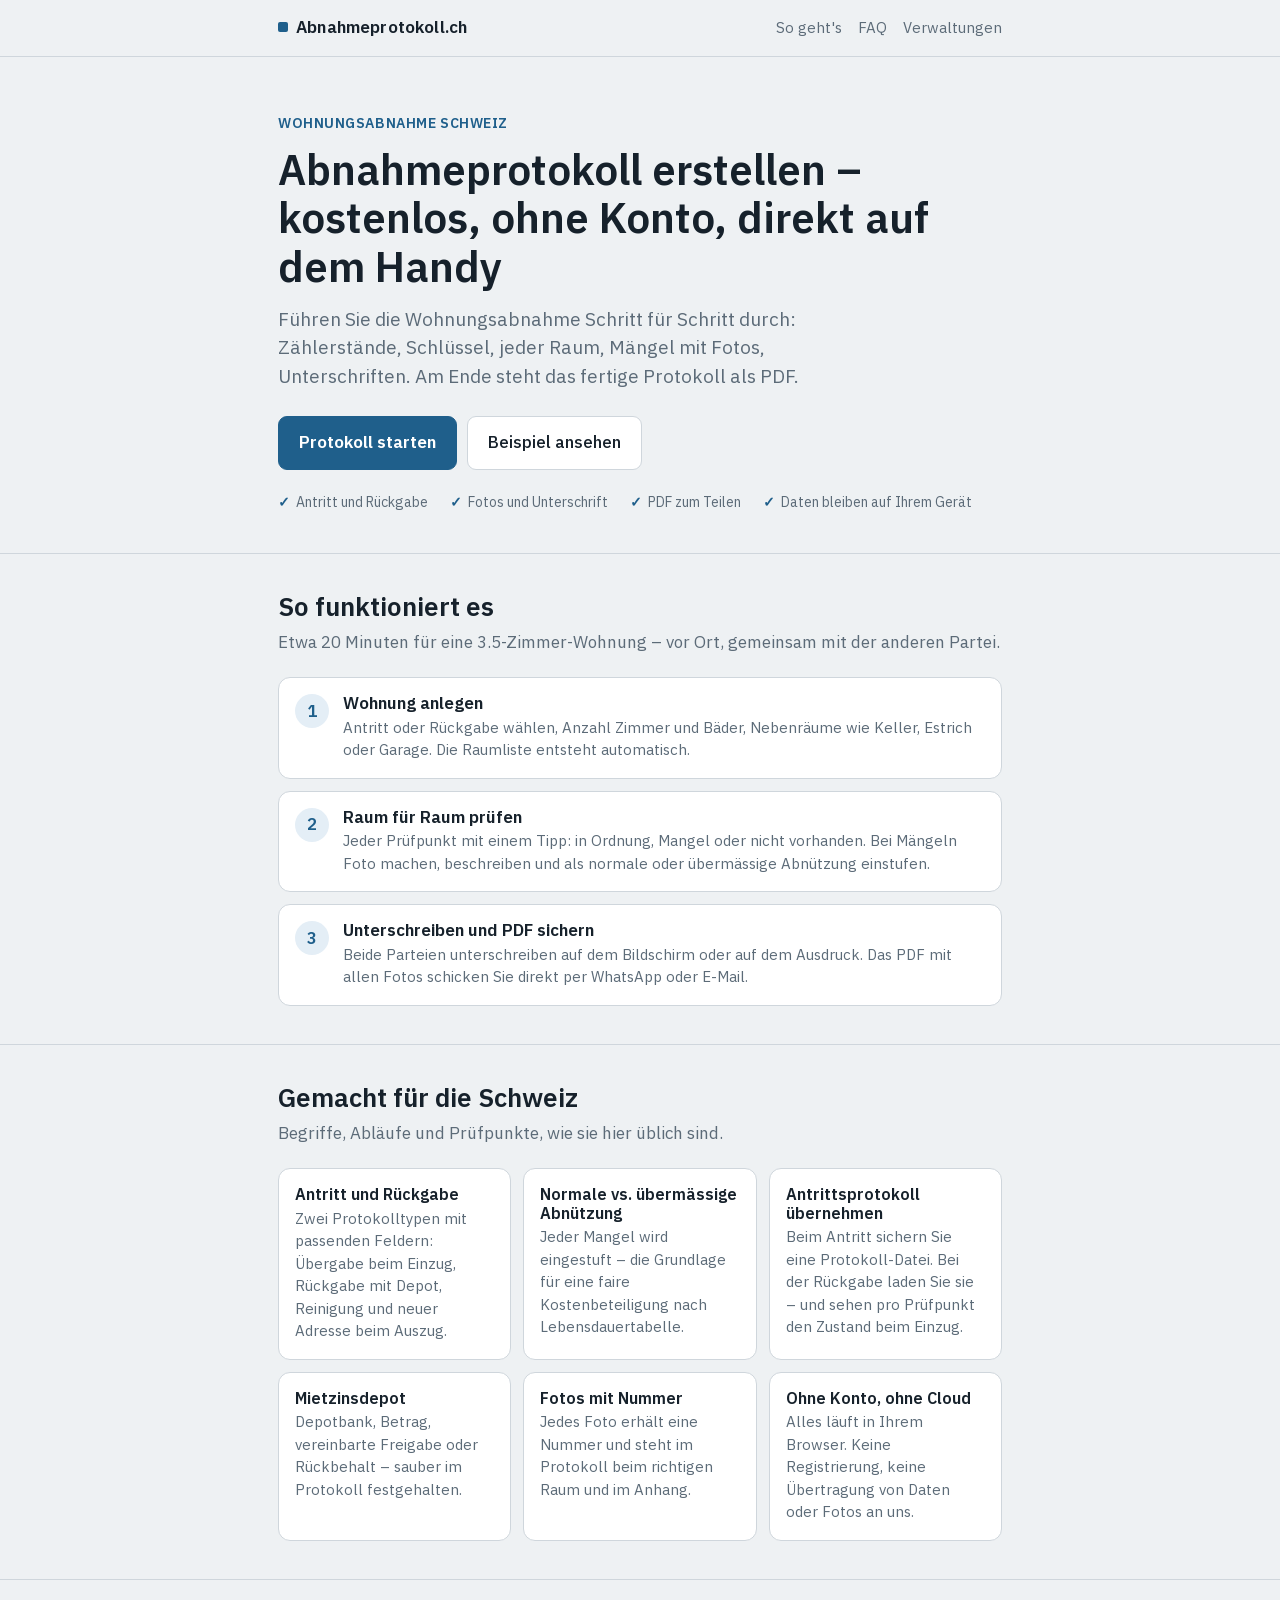
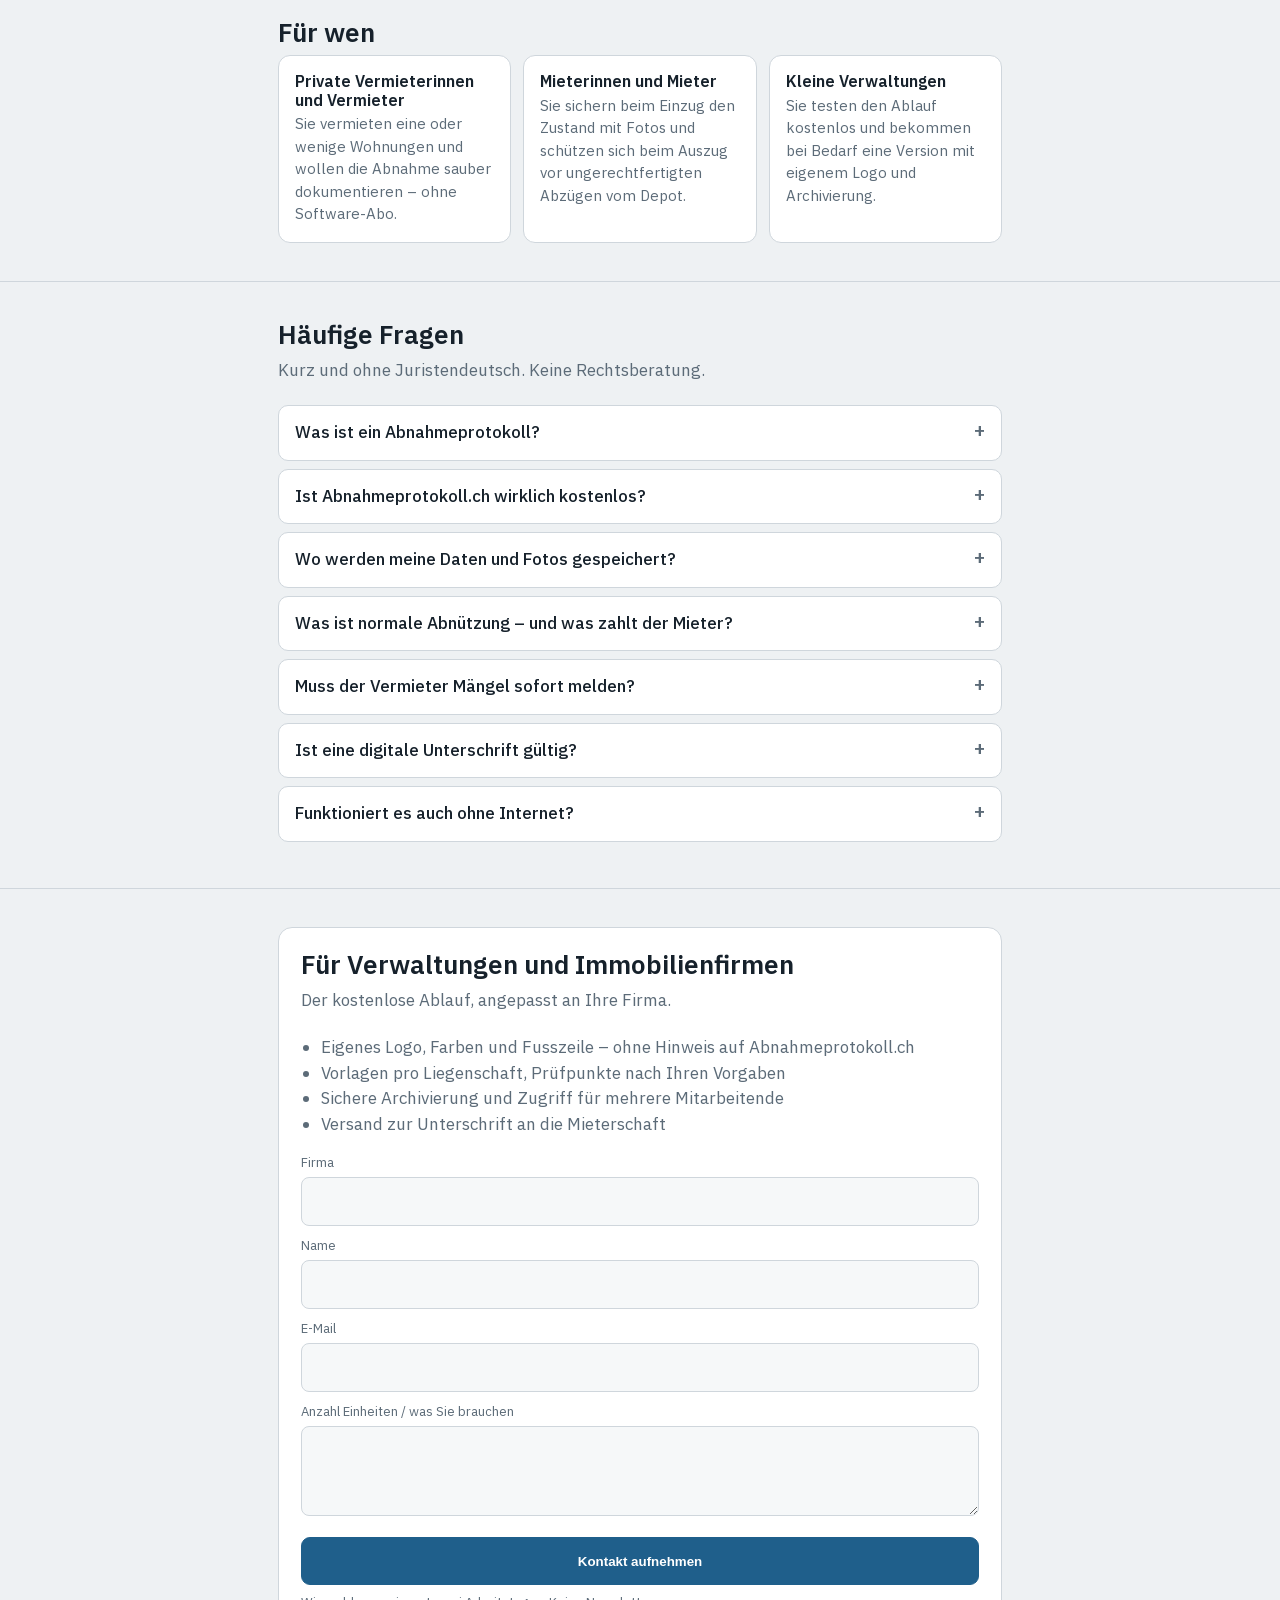
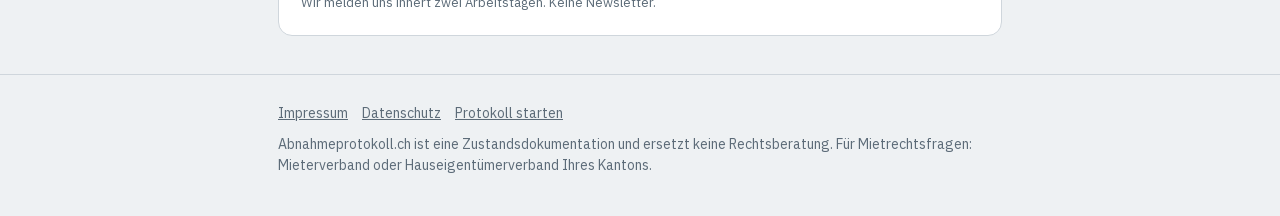
<file: index.html>
<!DOCTYPE html>
<html lang="de-CH">
<head>
<meta charset="utf-8">
<meta name="viewport" content="width=device-width, initial-scale=1, viewport-fit=cover">
<title>Abnahmeprotokoll erstellen – kostenlos, ohne Konto | Wohnungsabnahme Schweiz</title>
<meta name="description" content="Abnahmeprotokoll für Wohnungsabnahme und Wohnungsübergabe in der Schweiz: Schritt für Schritt auf dem Handy, mit Fotos und Unterschrift, als PDF. Kostenlos, ohne Registrierung, Daten bleiben auf Ihrem Gerät.">
<link rel="canonical" href="https://abnahmeprotokoll.ch/">
<link rel="alternate" hreflang="de-CH" href="https://abnahmeprotokoll.ch/">
<meta property="og:title" content="Abnahmeprotokoll erstellen – kostenlos, ohne Konto">
<meta property="og:description" content="Wohnungsabnahme Schritt für Schritt auf dem Handy. Fotos, Unterschrift, PDF. Kostenlos, Daten bleiben auf Ihrem Gerät.">
<meta property="og:type" content="website">
<meta property="og:locale" content="de_CH">
<meta property="og:url" content="https://abnahmeprotokoll.ch/">
<link rel="manifest" href="/manifest.webmanifest">
<link rel="icon" href="/icons/icon.svg" type="image/svg+xml">
<link rel="apple-touch-icon" href="/icons/apple-touch-icon.png">
<meta name="theme-color" content="#1F5F8B">
<meta name="apple-mobile-web-app-capable" content="yes">
<meta name="apple-mobile-web-app-title" content="Abnahme">
<link rel="preload" href="/fonts/ibm-plex-sans-latin.woff2" as="font" type="font/woff2" crossorigin>
<link rel="stylesheet" href="/fonts/fonts.css">
<script type="application/ld+json">
{"@context":"https://schema.org","@graph":[
 {"@type":"SoftwareApplication","name":"Abnahmeprotokoll.ch","applicationCategory":"BusinessApplication","operatingSystem":"Web","inLanguage":"de-CH","url":"https://abnahmeprotokoll.ch/app","offers":{"@type":"Offer","price":"0","priceCurrency":"CHF"},"description":"Kostenloses Abnahmeprotokoll für die Wohnungsabnahme in der Schweiz – Schritt für Schritt, mit Fotos, Unterschrift und PDF. Ohne Konto, Daten bleiben auf dem Gerät."},
 {"@type":"FAQPage","mainEntity":[
  {"@type":"Question","name":"Was ist ein Abnahmeprotokoll?","acceptedAnswer":{"@type":"Answer","text":"Das Abnahmeprotokoll (auch Übergabeprotokoll oder Wohnungsabnahmeprotokoll) hält den Zustand einer Mietwohnung beim Antritt (Einzug) oder bei der Rückgabe (Auszug) fest: Räume, Mängel, Zählerstände, Schlüssel. Es ist das wichtigste Beweismittel bei Fragen zu Mietzinsdepot, Reparaturen und Abnützung."}},
  {"@type":"Question","name":"Ist Abnahmeprotokoll.ch wirklich kostenlos?","acceptedAnswer":{"@type":"Answer","text":"Ja. Das vollständige Protokoll inklusive Fotos, Unterschriften und PDF ist kostenlos und benötigt kein Konto. Für Verwaltungen bieten wir kostenpflichtige Anpassungen wie eigenes Logo und Archivierung an."}},
  {"@type":"Question","name":"Wo werden meine Daten und Fotos gespeichert?","acceptedAnswer":{"@type":"Answer","text":"Ausschliesslich in Ihrem Browser auf Ihrem Gerät. Es werden keine Protokolldaten oder Fotos an unsere Server übertragen."}},
  {"@type":"Question","name":"Was ist normale Abnützung und was muss der Mieter bezahlen?","acceptedAnswer":{"@type":"Answer","text":"Abnützung durch üblichen Gebrauch geht zulasten des Vermieters. Bei übermässiger Abnützung oder Schäden beteiligt sich der Mieter anteilig, abhängig von Alter und Lebensdauer des Bauteils gemäss paritätischer Lebensdauertabelle. Kleinreparaturen (kleiner Unterhalt) sind Sache des Mieters."}},
  {"@type":"Question","name":"Ist ein digital unterschriebenes Abnahmeprotokoll gültig?","acceptedAnswer":{"@type":"Answer","text":"Für das Abnahmeprotokoll gibt es keine gesetzliche Formvorschrift. Entscheidend ist, dass beide Parteien den festgehaltenen Zustand bestätigen. Das Protokoll kann direkt auf dem Gerät oder auf dem ausgedruckten PDF unterschrieben werden."}}
 ]}
]}
</script>
<style>
:root{--bg:#EEF1F3;--paper:#FFFFFF;--ink:#16212B;--muted:#5C6B78;--line:#CFD6DC;--accent:#1F5F8B;--accent-ink:#fff;--ok-bg:#E4EEF6;--field:#F6F8F9;
 box-sizing:border-box;padding-top:env(safe-area-inset-top,0px);padding-bottom:env(safe-area-inset-bottom,0px)}
@media (prefers-color-scheme:dark){:root:not([data-theme="light"]){--bg:#141A1F;--paper:#1D252C;--ink:#EEF2F4;--muted:#9AA8B3;--line:#36434D;--accent:#6FAEE0;--accent-ink:#0E1B26;--ok-bg:#1E3247;--field:#242E36}}
:root[data-theme="dark"]{--bg:#141A1F;--paper:#1D252C;--ink:#EEF2F4;--muted:#9AA8B3;--line:#36434D;--accent:#6FAEE0;--accent-ink:#0E1B26;--ok-bg:#1E3247;--field:#242E36}
*{box-sizing:border-box}html{scroll-padding-top:env(safe-area-inset-top,0px);scroll-behavior:smooth}
body{margin:0;background:var(--bg);color:var(--ink);font-family:"IBM Plex Sans",-apple-system,"Segoe UI",Helvetica,Arial,sans-serif;font-size:17px;line-height:1.5}
a{color:var(--accent)}h1,h2,h3{margin:0;line-height:1.15;font-weight:600}p{margin:0}
.wrap{max-width:760px;margin:0 auto;padding:0 18px}
header{position:sticky;top:env(safe-area-inset-top,0px);background:var(--bg);z-index:5;border-bottom:1px solid var(--line)}
header .wrap{display:flex;justify-content:space-between;align-items:center;height:56px}
.logo{font-weight:600;text-decoration:none;color:var(--ink);letter-spacing:.01em}
.logo i{display:inline-block;width:10px;height:10px;background:var(--accent);border-radius:2px;margin-right:8px;vertical-align:1px}
nav a{text-decoration:none;color:var(--muted);margin-left:16px;font-size:15px}
.btn{display:inline-flex;align-items:center;justify-content:center;gap:8px;padding:13px 20px;border-radius:9px;border:1px solid var(--line);background:var(--paper);min-height:48px;text-decoration:none;color:inherit;font-weight:500}
.btn.primary{background:var(--accent);color:var(--accent-ink);border-color:var(--accent);font-weight:600}
.btn.block{display:flex;width:100%}
.hero{padding:56px 0 40px}
.hero .kicker{color:var(--accent);font-weight:600;font-size:14px;letter-spacing:.04em;text-transform:uppercase;margin-bottom:12px}
.hero h1{font-size:clamp(30px,6vw,42px);margin-bottom:14px}
.hero p.lead{font-size:19px;color:var(--muted);max-width:600px;margin-bottom:26px}
.hero .cta{display:flex;gap:10px;flex-wrap:wrap}
.trust{display:flex;flex-wrap:wrap;gap:8px 22px;margin-top:22px;font-size:14px;color:var(--muted)}
.trust span::before{content:"✓";color:var(--accent);font-weight:700;margin-right:6px}
section{padding:38px 0;border-top:1px solid var(--line)}
section h2{font-size:26px;margin-bottom:8px}
section p.sub{color:var(--muted);margin-bottom:22px}
.steps{display:grid;gap:12px}
.step{display:flex;gap:14px;background:var(--paper);border:1px solid var(--line);border-radius:12px;padding:16px}
.step b.n{flex:none;width:34px;height:34px;border-radius:50%;background:var(--ok-bg);color:var(--accent);display:flex;align-items:center;justify-content:center;font-weight:600}
.step h3{font-size:17px;margin-bottom:3px}.step p{color:var(--muted);font-size:15px}
.grid{display:grid;grid-template-columns:repeat(auto-fit,minmax(220px,1fr));gap:12px}
.card{background:var(--paper);border:1px solid var(--line);border-radius:12px;padding:16px}
.card h3{font-size:16px;margin-bottom:4px}.card p{color:var(--muted);font-size:15px}
.who{display:grid;grid-template-columns:repeat(auto-fit,minmax(200px,1fr));gap:12px}
details{background:var(--paper);border:1px solid var(--line);border-radius:10px;padding:0 16px;margin-bottom:8px}
summary{cursor:pointer;padding:14px 0;font-weight:500;list-style:none;display:flex;justify-content:space-between;gap:10px}
summary::after{content:"+";color:var(--muted);font-size:20px;line-height:1}
details[open] summary::after{content:"–"}
details p{padding:0 0 14px;color:var(--muted);font-size:15px}
.b2b{background:var(--paper);border:1px solid var(--line);border-radius:14px;padding:22px}
.b2b ul{margin:10px 0 16px;padding-left:20px;color:var(--muted)}
label.f{display:block;margin:10px 0 0}label.f span{display:block;font-size:13px;color:var(--muted);margin-bottom:4px}
input,textarea{width:100%;padding:11px 12px;border:1px solid var(--line);border-radius:8px;background:var(--field);font:inherit;color:inherit;min-height:44px}
textarea{min-height:90px}
footer{padding:28px 0 40px;border-top:1px solid var(--line);font-size:14px;color:var(--muted)}
footer a{color:var(--muted);margin-right:14px}
.privacy{font-size:13px;color:var(--muted);margin-top:8px}
</style>
</head>
<body>
<header><div class="wrap"><a class="logo" href="/"><i></i>Abnahmeprotokoll.ch</a><nav><a href="#so">So geht's</a><a href="#faq">FAQ</a><a href="#verwaltungen">Verwaltungen</a></nav></div></header>

<main>
<div class="hero"><div class="wrap">
  <p class="kicker">Wohnungsabnahme Schweiz</p>
  <h1>Abnahmeprotokoll erstellen – kostenlos, ohne Konto, direkt auf dem Handy</h1>
  <p class="lead">Führen Sie die Wohnungsabnahme Schritt für Schritt durch: Zählerstände, Schlüssel, jeder Raum, Mängel mit Fotos, Unterschriften. Am Ende steht das fertige Protokoll als PDF.</p>
  <div class="cta"><a class="btn primary" href="/app">Protokoll starten</a><a class="btn" href="/app#beispiel">Beispiel ansehen</a></div>
  <div class="trust"><span>Antritt und Rückgabe</span><span>Fotos und Unterschrift</span><span>PDF zum Teilen</span><span>Daten bleiben auf Ihrem Gerät</span></div>
</div></div>

<section id="so"><div class="wrap">
  <h2>So funktioniert es</h2><p class="sub">Etwa 20 Minuten für eine 3.5-Zimmer-Wohnung – vor Ort, gemeinsam mit der anderen Partei.</p>
  <div class="steps">
    <div class="step"><b class="n">1</b><div><h3>Wohnung anlegen</h3><p>Antritt oder Rückgabe wählen, Anzahl Zimmer und Bäder, Nebenräume wie Keller, Estrich oder Garage. Die Raumliste entsteht automatisch.</p></div></div>
    <div class="step"><b class="n">2</b><div><h3>Raum für Raum prüfen</h3><p>Jeder Prüfpunkt mit einem Tipp: in Ordnung, Mangel oder nicht vorhanden. Bei Mängeln Foto machen, beschreiben und als normale oder übermässige Abnützung einstufen.</p></div></div>
    <div class="step"><b class="n">3</b><div><h3>Unterschreiben und PDF sichern</h3><p>Beide Parteien unterschreiben auf dem Bildschirm oder auf dem Ausdruck. Das PDF mit allen Fotos schicken Sie direkt per WhatsApp oder E-Mail.</p></div></div>
  </div>
</div></section>

<section><div class="wrap">
  <h2>Gemacht für die Schweiz</h2><p class="sub">Begriffe, Abläufe und Prüfpunkte, wie sie hier üblich sind.</p>
  <div class="grid">
    <div class="card"><h3>Antritt und Rückgabe</h3><p>Zwei Protokolltypen mit passenden Feldern: Übergabe beim Einzug, Rückgabe mit Depot, Reinigung und neuer Adresse beim Auszug.</p></div>
    <div class="card"><h3>Normale vs. übermässige Abnützung</h3><p>Jeder Mangel wird eingestuft – die Grundlage für eine faire Kostenbeteiligung nach Lebensdauertabelle.</p></div>
    <div class="card"><h3>Antrittsprotokoll übernehmen</h3><p>Beim Antritt sichern Sie eine Protokoll-Datei. Bei der Rückgabe laden Sie sie – und sehen pro Prüfpunkt den Zustand beim Einzug.</p></div>
    <div class="card"><h3>Mietzinsdepot</h3><p>Depotbank, Betrag, vereinbarte Freigabe oder Rückbehalt – sauber im Protokoll festgehalten.</p></div>
    <div class="card"><h3>Fotos mit Nummer</h3><p>Jedes Foto erhält eine Nummer und steht im Protokoll beim richtigen Raum und im Anhang.</p></div>
    <div class="card"><h3>Ohne Konto, ohne Cloud</h3><p>Alles läuft in Ihrem Browser. Keine Registrierung, keine Übertragung von Daten oder Fotos an uns.</p></div>
  </div>
</div></section>

<section><div class="wrap">
  <h2>Für wen</h2>
  <div class="who">
    <div class="card"><h3>Private Vermieterinnen und Vermieter</h3><p>Sie vermieten eine oder wenige Wohnungen und wollen die Abnahme sauber dokumentieren – ohne Software-Abo.</p></div>
    <div class="card"><h3>Mieterinnen und Mieter</h3><p>Sie sichern beim Einzug den Zustand mit Fotos und schützen sich beim Auszug vor ungerechtfertigten Abzügen vom Depot.</p></div>
    <div class="card"><h3>Kleine Verwaltungen</h3><p>Sie testen den Ablauf kostenlos und bekommen bei Bedarf eine Version mit eigenem Logo und Archivierung.</p></div>
  </div>
</div></section>

<section id="faq"><div class="wrap">
  <h2>Häufige Fragen</h2><p class="sub">Kurz und ohne Juristendeutsch. Keine Rechtsberatung.</p>
  <details><summary>Was ist ein Abnahmeprotokoll?</summary><p>Das Abnahmeprotokoll – auch Übergabeprotokoll oder Wohnungsabnahmeprotokoll – hält den Zustand der Mietwohnung beim Antritt (Einzug) oder bei der Rückgabe (Auszug) fest: Räume, Mängel, Zählerstände, Schlüssel. Es ist das wichtigste Beweismittel, wenn es später um Mietzinsdepot, Reparaturen oder Abnützung geht.</p></details>
  <details><summary>Ist Abnahmeprotokoll.ch wirklich kostenlos?</summary><p>Ja. Das vollständige Protokoll inklusive Fotos, Unterschriften und PDF ist kostenlos und benötigt kein Konto. Wir finanzieren das Angebot über Anpassungen für Verwaltungen: eigenes Logo, ohne Hinweis auf Abnahmeprotokoll.ch, Archivierung, mehrere Nutzer.</p></details>
  <details><summary>Wo werden meine Daten und Fotos gespeichert?</summary><p>Ausschliesslich in Ihrem Browser auf Ihrem Gerät. Es werden keine Protokolldaten oder Fotos an unsere Server übertragen. Deshalb: PDF und Protokoll-Datei am Ende sichern – wenn Sie den Browserspeicher löschen, ist das Protokoll weg.</p></details>
  <details><summary>Was ist normale Abnützung – und was zahlt der Mieter?</summary><p>Abnützung durch üblichen Gebrauch geht zulasten des Vermieters. Bei übermässiger Abnützung oder Schäden beteiligt sich der Mieter anteilig, abhängig von Alter und Lebensdauer des Bauteils gemäss paritätischer Lebensdauertabelle von Mieterverband und Hauseigentümerverband. Kleinreparaturen (kleiner Unterhalt) sind Sache des Mieters.</p></details>
  <details><summary>Muss der Vermieter Mängel sofort melden?</summary><p>Ja. Mängel, für die der Mieter haften soll, muss der Vermieter bei der Rückgabe prüfen und sofort rügen (Art. 267a OR). Deshalb gehören sie ins Abnahmeprotokoll. Versteckte Mängel sind nach Entdeckung umgehend zu melden.</p></details>
  <details><summary>Ist eine digitale Unterschrift gültig?</summary><p>Für das Abnahmeprotokoll gibt es keine gesetzliche Formvorschrift. Entscheidend ist, dass beide Parteien den festgehaltenen Zustand bestätigen. Sie können auf dem Gerät unterschreiben oder das PDF ausdrucken und auf Papier unterschreiben.</p></details>
  <details><summary>Funktioniert es auch ohne Internet?</summary><p>Nach dem ersten Laden ja – die Wohnungsabnahme im Keller ohne Empfang ist kein Problem. Öffnen Sie die Seite vorher einmal mit Verbindung.</p></details>
</div></section>

<section id="verwaltungen"><div class="wrap">
  <div class="b2b">
    <h2>Für Verwaltungen und Immobilienfirmen</h2>
    <p class="sub">Der kostenlose Ablauf, angepasst an Ihre Firma.</p>
    <ul><li>Eigenes Logo, Farben und Fusszeile – ohne Hinweis auf Abnahmeprotokoll.ch</li><li>Vorlagen pro Liegenschaft, Prüfpunkte nach Ihren Vorgaben</li><li>Sichere Archivierung und Zugriff für mehrere Mitarbeitende</li><li>Versand zur Unterschrift an die Mieterschaft</li></ul>
    <form name="verwaltungen" method="POST" data-netlify="true" netlify-honeypot="website" action="/danke">
      <input type="hidden" name="form-name" value="verwaltungen"><input type="text" name="website" style="display:none">
      <label class="f"><span>Firma</span><input type="text" name="firma" required></label>
      <label class="f"><span>Name</span><input type="text" name="name" required></label>
      <label class="f"><span>E-Mail</span><input type="email" name="email" required></label>
      <label class="f"><span>Anzahl Einheiten / was Sie brauchen</span><textarea name="nachricht"></textarea></label>
      <button class="btn primary block" type="submit" style="margin-top:14px">Kontakt aufnehmen</button>
      <p class="privacy">Wir melden uns innert zwei Arbeitstagen. Keine Newsletter.</p>
    </form>
  </div>
</div></section>
</main>

<footer><div class="wrap">
  <p><a href="/impressum">Impressum</a><a href="/datenschutz">Datenschutz</a><a href="/app">Protokoll starten</a></p>
  <p style="margin-top:10px">Abnahmeprotokoll.ch ist eine Zustandsdokumentation und ersetzt keine Rechtsberatung. Für Mietrechtsfragen: Mieterverband oder Hauseigentümerverband Ihres Kantons.</p>
</div></footer>
<script>if('serviceWorker' in navigator)window.addEventListener('load',function(){navigator.serviceWorker.register('/sw.js').catch(function(){});});</script>
</body>
</html>
</file>
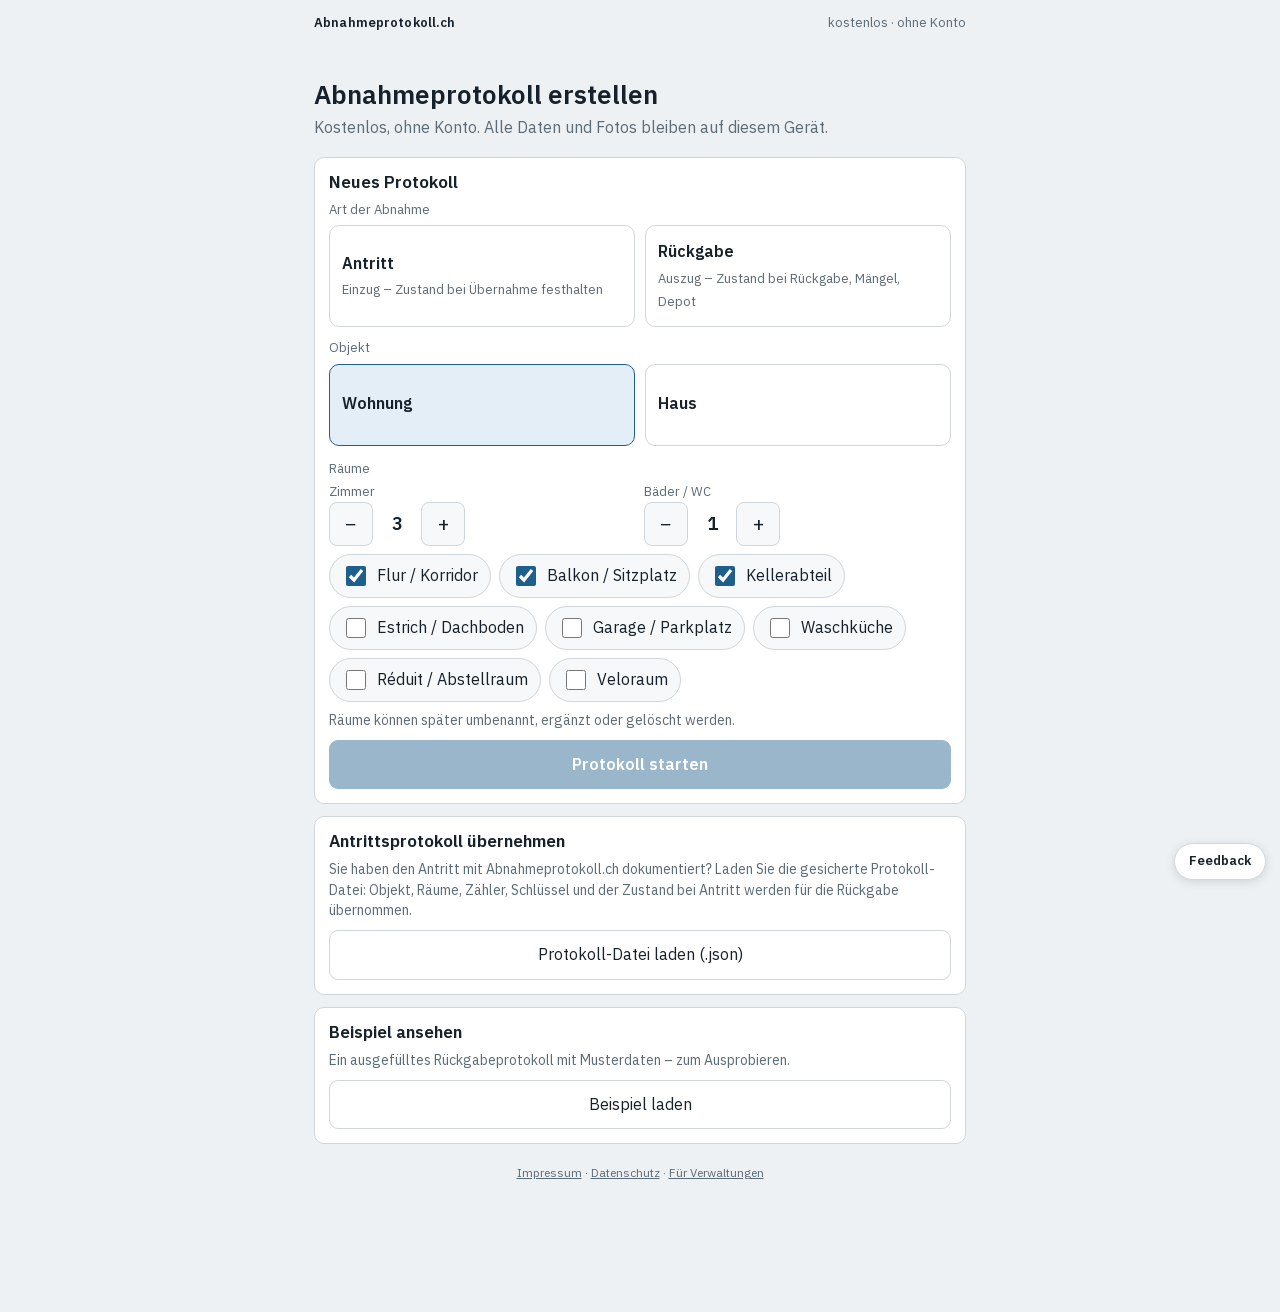
<file: app.html>
<!DOCTYPE html>
<html lang="de-CH">
<head>
<meta charset="utf-8">
<meta name="viewport" content="width=device-width, initial-scale=1, viewport-fit=cover">
<title>Abnahmeprotokoll erstellen – kostenlos, ohne Konto | Abnahmeprotokoll.ch</title>
<meta name="description" content="Wohnungsabnahme Schritt für Schritt auf dem Handy: Zählerstände, Schlüssel, Räume, Mängel, Fotos und Unterschriften. Kostenlos, ohne Konto, Daten bleiben auf Ihrem Gerät.">
<meta name="robots" content="noindex">
<link rel="canonical" href="https://abnahmeprotokoll.ch/app">
<link rel="manifest" href="/manifest.webmanifest">
<link rel="icon" href="/icons/icon.svg" type="image/svg+xml">
<link rel="apple-touch-icon" href="/icons/apple-touch-icon.png">
<meta name="theme-color" content="#1F5F8B">
<meta name="apple-mobile-web-app-capable" content="yes">
<meta name="apple-mobile-web-app-title" content="Abnahme">
<link rel="preload" href="/fonts/ibm-plex-sans-latin.woff2" as="font" type="font/woff2" crossorigin>
<link rel="stylesheet" href="/fonts/fonts.css">
<style>
:root{
  --bg:#EEF1F3; --paper:#FFFFFF; --ink:#16212B; --muted:#5C6B78; --line:#CFD6DC;
  --accent:#1F5F8B; --accent-ink:#FFFFFF; --warn:#B0432F; --warn-bg:#FBE9E5; --ok-bg:#E4EEF6; --ok:#1F5F8B;
  --field:#F6F8F9; --focus:#1F5F8B; --note:#FFF6DB; --note-ink:#6B4E00;
  box-sizing:border-box; padding-top:env(safe-area-inset-top,0px); padding-bottom:env(safe-area-inset-bottom,0px);
}
@media (prefers-color-scheme: dark){ :root:not([data-theme="light"]){
  --bg:#141A1F; --paper:#1D252C; --ink:#EEF2F4; --muted:#9AA8B3; --line:#36434D;
  --accent:#6FAEE0; --accent-ink:#0E1B26; --warn:#F0836F; --warn-bg:#3A231F; --ok-bg:#1E3247; --ok:#8FC3EC; --field:#242E36; --note:#3A3117; --note-ink:#F1D98A;
}}
:root[data-theme="dark"]{
  --bg:#141A1F; --paper:#1D252C; --ink:#EEF2F4; --muted:#9AA8B3; --line:#36434D;
  --accent:#6FAEE0; --accent-ink:#0E1B26; --warn:#F0836F; --warn-bg:#3A231F; --ok-bg:#1E3247; --ok:#8FC3EC; --field:#242E36; --note:#3A3117; --note-ink:#F1D98A;
}
html{scroll-padding-top:env(safe-area-inset-top,0px)}
*{box-sizing:border-box}
html,body{margin:0;height:100%}
body{background:var(--bg);color:var(--ink);font-family:"IBM Plex Sans",-apple-system,"Segoe UI",Helvetica,Arial,sans-serif;font-size:16px;line-height:1.45;-webkit-text-size-adjust:100%}
button,input,textarea,select{font:inherit;color:inherit}
h1,h2,h3{margin:0;font-weight:600;line-height:1.2}
p{margin:0}
a{color:var(--accent)}

#app{max-width:680px;margin:0 auto;padding:0 14px 130px}
.topbar{position:sticky;top:env(safe-area-inset-top,0px);z-index:5;background:var(--bg);padding:14px 0 10px}
.brand{display:flex;justify-content:space-between;align-items:center;font-size:13px;color:var(--muted);margin-bottom:10px}
.brand b{color:var(--ink);font-weight:600;letter-spacing:.01em}
.brand .type{background:var(--paper);border:1px solid var(--line);border-radius:99px;padding:2px 10px;font-weight:500;color:var(--ink)}
.stepline{display:flex;gap:3px;margin-bottom:10px}
.stepline i{flex:1;height:4px;background:var(--line);border-radius:2px}
.stepline i.done{background:var(--accent)}
.stepline i.cur{background:var(--ink)}
.stepname{display:flex;justify-content:space-between;align-items:baseline;gap:10px}
.stepname small{color:var(--muted);white-space:nowrap}
.stepname h1{font-size:22px}

.card{background:var(--paper);border:1px solid var(--line);border-radius:10px;padding:14px;margin-top:12px}
.card h2{font-size:17px;margin-bottom:8px}
.hint{color:var(--muted);font-size:14px;margin-bottom:10px}
.note{background:var(--note);color:var(--note-ink);border-radius:8px;padding:10px 12px;font-size:14px;margin-top:10px}
.antritt{font-size:13px;color:var(--muted);background:var(--field);border-left:3px solid var(--line);padding:6px 10px;border-radius:0 6px 6px 0;margin:6px 0 8px}
.antritt b{color:var(--ink);font-weight:500}

label.f{display:block;margin:10px 0 0}
label.f span{display:block;font-size:13px;color:var(--muted);margin-bottom:4px}
input[type=text],input[type=number],input[type=email],input[type=datetime-local],input[type=date],textarea,select{width:100%;padding:11px 12px;border:1px solid var(--line);border-radius:8px;background:var(--field);min-height:44px}
textarea{min-height:70px;resize:vertical}
input:focus,textarea:focus,select:focus,button:focus-visible{outline:2px solid var(--focus);outline-offset:1px}

.row{display:grid;gap:8px;align-items:end}
.row.z{grid-template-columns:1.3fr 1fr 1fr}
.row.k2{grid-template-columns:1fr 1fr 1.6fr}
.row.two{grid-template-columns:1fr 1fr}
.row + .row{margin-top:8px}
.lbl{font-size:13px;color:var(--muted)}

.line{padding:12px 0;border-top:1px solid var(--line)}
.line:first-of-type{border-top:0;padding-top:4px}
.line .t{font-weight:500;margin-bottom:6px;display:flex;justify-content:space-between;align-items:center;gap:8px}

.seg{display:flex;border:1px solid var(--line);border-radius:8px;overflow:hidden}
.seg button{flex:1;padding:9px 4px;background:var(--field);border:0;border-right:1px solid var(--line);min-height:42px;color:var(--muted)}
.seg button:last-child{border-right:0}
.seg button.on-ok{background:var(--ok-bg);color:var(--ok);font-weight:600}
.seg button.on-mangel{background:var(--warn-bg);color:var(--warn);font-weight:600}
.seg button.on-na{background:var(--line);color:var(--ink);font-weight:600}
.seg.small button{padding:6px 4px;min-height:36px;font-size:14px}

.chk{display:flex;gap:12px;align-items:flex-start;padding:10px 0;border-top:1px solid var(--line)}
.chk:first-of-type{border-top:0}
.chk input{width:24px;height:24px;flex:none;margin:1px 0 0;accent-color:var(--accent)}
.chk span{flex:1}
.toggles{display:flex;flex-wrap:wrap;gap:8px;margin-top:8px}
.toggles label{display:inline-flex;gap:8px;align-items:center;border:1px solid var(--line);border-radius:99px;padding:8px 12px;background:var(--field);min-height:42px}
.toggles input{accent-color:var(--accent);width:20px;height:20px}
.stepper{display:flex;align-items:center;gap:6px}
.stepper button{width:44px;height:44px;border:1px solid var(--line);border-radius:8px;background:var(--field);font-size:20px}
.stepper output{min-width:36px;text-align:center;font-weight:600;font-size:18px}

.photos{display:flex;flex-wrap:wrap;gap:8px;margin-top:8px}
.photos .ph{position:relative;width:72px;height:72px;border-radius:8px;overflow:hidden;border:1px solid var(--line);background:var(--field)}
.photos .ph img{width:100%;height:100%;object-fit:cover;display:block}
.photos .ph b{position:absolute;left:0;bottom:0;background:rgba(0,0,0,.65);color:#fff;font-size:11px;padding:1px 5px;border-radius:0 6px 0 0;font-weight:600}
.photos .ph .x{position:absolute;top:0;right:0;width:24px;height:24px;border:0;background:rgba(0,0,0,.6);color:#fff;font-size:16px;line-height:1;border-radius:0 0 0 8px;padding:0}
.photos .add{width:72px;height:72px;border:1.5px dashed var(--accent);border-radius:8px;background:transparent;color:var(--accent);display:flex;flex-direction:column;align-items:center;justify-content:center;gap:2px;font-size:12px;font-weight:600}
.photos .add svg{width:22px;height:22px}

.btn{display:inline-flex;align-items:center;justify-content:center;gap:8px;padding:12px 16px;border-radius:9px;border:1px solid var(--line);background:var(--paper);min-height:46px;cursor:pointer;text-decoration:none;color:inherit}
.btn.primary{background:var(--accent);color:var(--accent-ink);border-color:var(--accent);font-weight:600}
.btn.ghost{background:transparent}
.btn.danger{color:var(--warn);border-color:var(--warn)}
.btn.sm{min-height:36px;padding:6px 12px;font-size:14px}
.btn.block{display:flex;width:100%}
.btn:disabled{opacity:.45;cursor:default}
.stack{display:flex;flex-direction:column;gap:10px}

.navbar{position:fixed;left:0;right:0;bottom:0;z-index:5;background:var(--bg);border-top:1px solid var(--line);padding:10px 14px calc(10px + env(safe-area-inset-bottom,0px))}
.navbar .in{max-width:680px;margin:0 auto;display:flex;gap:10px}
.navbar .in .btn{flex:1}
.navbar .in .btn.primary{flex:2}
.saved{font-size:12px;color:var(--muted);text-align:center;margin-top:6px}

.roomhead{display:flex;gap:8px;align-items:center;margin-bottom:6px}
.roomhead input{flex:1}
.addrow{display:flex;gap:8px;margin-top:10px}
.addrow input,.addrow select{flex:1}

.sig{border:1px solid var(--line);border-radius:8px;background:#fff;touch-action:none;width:100%;height:150px;display:block}
.sigtools{display:flex;justify-content:space-between;align-items:center;margin-top:6px;font-size:13px;color:var(--muted)}

.summary{font-size:14px;color:var(--muted)}
.summary b{color:var(--ink)}
.tag{display:inline-block;padding:2px 8px;border-radius:99px;font-size:12px;font-weight:600}
.tag.m{background:var(--warn-bg);color:var(--warn)}
.tag.n{background:var(--ok-bg);color:var(--ok)}

/* start screen */
.hero{padding:26px 0 6px}
.hero h1{font-size:26px;margin-bottom:6px}
.hero p{color:var(--muted)}
.choice{display:grid;grid-template-columns:1fr 1fr;gap:10px}
.choice button{border:1.5px solid var(--line);background:var(--paper);border-radius:10px;padding:14px 12px;text-align:left;min-height:82px}
.choice button.on{border-color:var(--accent);background:var(--ok-bg)}
.choice button b{display:block;font-size:16px;margin-bottom:2px}
.choice button small{color:var(--muted);font-size:13px}
.legal{font-size:12px;color:var(--muted);text-align:center;margin-top:20px}
.legal a{color:var(--muted)}

/* feedback */
.fb-btn{position:fixed;right:14px;bottom:calc(84px + env(safe-area-inset-bottom,0px));z-index:6;border:1px solid var(--line);background:var(--paper);border-radius:99px;padding:8px 14px;font-size:13px;font-weight:600;box-shadow:0 2px 10px rgba(0,0,0,.12)}
body.start .fb-btn{bottom:calc(20px + env(safe-area-inset-bottom,0px))}
.modal{position:fixed;inset:0;z-index:20;background:rgba(0,0,0,.45);display:none;align-items:flex-end;justify-content:center}
.modal.open{display:flex}
.modal .box{background:var(--paper);width:100%;max-width:680px;border-radius:14px 14px 0 0;padding:16px 16px calc(16px + env(safe-area-inset-bottom,0px));max-height:90vh;overflow:auto}
.modal .box h2{font-size:18px;margin-bottom:4px}
.modal .box .small{font-size:12px;color:var(--muted);margin-top:8px}
.modal .actions{display:flex;gap:10px;margin-top:12px}
.modal .actions .btn{flex:1}

/* protocol view */
#proto{display:none}
body.showproto #app,body.showproto .fb-btn{display:none}
body.showproto #proto{display:block}
.pv-tools{position:sticky;top:0;z-index:5;background:var(--bg);padding:12px 14px;border-bottom:1px solid var(--line)}
.pv-tools .in{max-width:800px;margin:0 auto;display:flex;gap:8px;flex-wrap:wrap}
.pv-tools .btn{flex:1;min-width:130px}
.pv-after{max-width:800px;margin:16px auto 0;padding:0 14px}
.doc{background:#fff;color:#111;max-width:800px;margin:16px auto;padding:28px 26px;font-size:13px;line-height:1.4;box-shadow:0 2px 12px rgba(0,0,0,.12)}
.doc h1{font-size:22px;letter-spacing:.01em}
.doc .sub{color:#555;margin:2px 0 16px}
.doc h2{font-size:15px;margin:22px 0 8px;padding-bottom:4px;border-bottom:2px solid #111}
.doc table{width:100%;border-collapse:collapse;margin-top:6px}
.doc th,.doc td{border:1px solid #999;padding:5px 7px;text-align:left;vertical-align:top;font-size:12.5px}
.doc th{background:#EEE;font-weight:600}
.doc .kv td:first-child{width:38%;background:#F5F5F5;font-weight:500}
.doc .empty{color:#888}
.doc .st-ok{color:#1F5F8B;font-weight:600}
.doc .st-m{color:#B0432F;font-weight:600}
.doc .st-na{color:#777}
.doc .ant{color:#666;font-size:11.5px}
.doc .ph-list{display:grid;grid-template-columns:repeat(auto-fill,minmax(160px,1fr));gap:12px;margin-top:10px}
.doc .ph-list figure{margin:0;break-inside:avoid;page-break-inside:avoid}
.doc .ph-list img{width:100%;border:1px solid #999;display:block}
.doc .ph-list figcaption{font-size:11.5px;margin-top:3px}
.doc .ph-list figcaption b{display:block;font-size:12px}
.doc .mini{display:inline-block;width:52px;height:52px;object-fit:cover;border:1px solid #999;margin:2px 3px 0 0;vertical-align:top}
.doc .chkline{margin:3px 0}
.doc .chkline span{display:inline-block;width:16px;height:16px;border:1.5px solid #111;vertical-align:-3px;margin-right:6px;text-align:center;line-height:13px;font-size:12px}
.doc .sigs{display:grid;grid-template-columns:1fr 1fr;gap:24px;margin-top:22px}
.doc .sigs div{border-top:1px solid #111;padding-top:6px;font-size:12px}
.doc .sigs img{display:block;max-height:80px;margin-bottom:6px}
.doc .sigs .blank{height:80px}
.doc .pb{page-break-before:always;break-before:page}
.doc .foot{margin-top:26px;padding-top:8px;border-top:1px solid #CCC;font-size:10.5px;color:#777;display:flex;justify-content:space-between;gap:10px}
.doc .legalnote{font-size:11px;color:#666;margin-top:14px}
@media print{
  :root{padding:0}
  body{background:#fff}
  #app,.pv-tools,.pv-after,.fb-btn,.modal{display:none!important}
  #proto{display:block!important}
  .doc{box-shadow:none;margin:0;padding:0;max-width:none}
  .doc h2{break-after:avoid}
  .doc tr{break-inside:avoid}
  @page{margin:16mm 14mm}
}
@media (prefers-reduced-motion:no-preference){ .card{animation:in .18s ease-out} @keyframes in{from{opacity:0;transform:translateY(4px)}to{opacity:1;transform:none}} }
</style>
</head>
<body class="start">
<div id="app"></div>
<div id="proto"></div>
<button class="fb-btn" id="fb-open">Feedback</button>
<div class="modal" id="fb-modal" role="dialog" aria-modal="true">
  <div class="box">
    <h2>Feedback</h2>
    <p class="hint">Fehlt etwas? Funktioniert etwas nicht? Wir lesen jede Nachricht.</p>
    <label class="f"><span>Art</span><select id="fb-type"><option value="fehlt">Etwas fehlt</option><option value="fehler">Funktioniert nicht</option><option value="idee">Idee / Wunsch</option><option value="lob">Sonstiges</option></select></label>
    <label class="f"><span>Nachricht</span><textarea id="fb-text" placeholder="Was ist Ihnen aufgefallen?"></textarea></label>
    <label class="f"><span>E-Mail (optional, falls wir nachfragen dürfen)</span><input type="email" id="fb-mail" autocomplete="email"></label>
    <p class="small">Mitgesendet werden nur: aktueller Schritt, Protokolltyp, Gerät/Browser. Keine Protokolldaten, keine Fotos.</p>
    <div class="actions"><button class="btn" id="fb-cancel">Abbrechen</button><button class="btn primary" id="fb-send">Senden</button></div>
    <p class="small" id="fb-status"></p>
  </div>
</div>
<form name="feedback" method="POST" data-netlify="true" netlify-honeypot="website" hidden>
  <input type="text" name="type"><textarea name="message"></textarea><input type="email" name="email"><input type="text" name="context"><input type="text" name="website">
</form>
<input type="file" id="picker" accept="image/*" multiple hidden>
<input type="file" id="importer" accept=".json,application/json" hidden>

<script>
(function(){
'use strict';
const APP_NAME='Abnahmeprotokoll.ch', APP_VER='0.1', SITE='https://abnahmeprotokoll.ch';
const useCap=n=>(window.claude&&typeof window.claude.use==='function')?window.claude.use(n).catch(()=>null):Promise.resolve(null);

/* ================= profile CH ================= */
const ITEMS={
  zimmer:['Wände / Decken: Risse, Dübellöcher, Flecken, Tapeten, Anstrich','Böden: Parkett / Laminat / Teppich / Platten – Kratzer, Flecken, Druckstellen','Fenster / Storen / Rollläden: Glas, Rahmen, Dichtungen, Bedienung','Türen / Schlösser / Beschläge','Heizung: Radiatoren, Ventile, Thermostat','Elektro: Steckdosen, Schalter, Leuchten, Deckenanschlüsse','Einbauschränke / Garderobe'],
  kueche:['Wände / Decken / Wandbelag','Boden','Fenster / Storen','Kochherd / Glaskeramik / Backofen','Kühlschrank / Tiefkühler (abgetaut, gereinigt)','Geschirrspüler','Dampfabzug / Filter','Spüle / Armaturen / Abfluss','Schränke / Fronten / Schubladen / Arbeitsfläche','Elektro: Steckdosen, Schalter, Leuchten'],
  bad:['Wände / Platten / Fugen','Boden / Platten','WC / Spülung / WC-Deckel','Lavabo / Armaturen / Ablauf','Dusche / Badewanne / Duschwand','Silikonfugen / Kalk / Schimmel','Spiegelschrank / Ablagen','Lüftung / Fenster','Elektro: Steckdosen, Schalter, Leuchten'],
  flur:['Wände / Decken','Boden','Wohnungstür / Schloss / Spion / Sonnerie','Garderobe / Einbauschrank','Elektro: Schalter, Leuchten, Gegensprechanlage'],
  balkon:['Bodenbelag','Geländer / Brüstung','Storen / Sonnenstoren','Aussenwand / Decke','Reinigung'],
  neben:['Vollständig geräumt','Gereinigt / gewischt','Tür / Schloss / Abteilgitter unbeschädigt','Beleuchtung funktionsfähig']
};
const KIND_LABEL={zimmer:'Zimmer',kueche:'Küche',bad:'Bad / WC',flur:'Flur / Korridor',balkon:'Balkon / Terrasse / Sitzplatz',neben:'Nebenraum'};
const NEBEN=[['keller','Kellerabteil'],['estrich','Estrich / Dachboden'],['garage','Garage / Parkplatz'],['waschkueche','Waschküche'],['reduit','Réduit / Abstellraum'],['velo','Veloraum']];
const ALLG={
  rueckgabe:['Wohnung vollständig geräumt und gereinigt (Endreinigung)','Fenster, Storen und Lamellen gereinigt','Backofen, Dampfabzugfilter, Kühlschrank gereinigt / abgetaut','Briefkasten geleert, Namensschild entfernt','Sonnerie / Gegensprechanlage: Namensschild entfernt','Nägel / Dübel entfernt, Löcher fachgerecht verschlossen','Eigene Einbauten zurückgebaut (sofern vereinbart)'],
  antritt:['Wohnung gereinigt übernommen','Alle Schlüssel gemäss Liste erhalten','Rauchmelder vorhanden (sofern installiert)','Namensschilder an Briefkasten und Sonnerie bestellt','Hausordnung / Waschküchenplan erhalten']
};

const mkItem=l=>({label:l,status:'',comment:'',art:'',photos:[]});
const mkRoom=(n,kind)=>({name:n,kind,items:ITEMS[kind].map(mkItem)});
const mkNeben=(key,n)=>({key,name:n,checks:ITEMS.neben.map(l=>({label:l,done:false})),comment:'',photos:[]});

function freshState(){
  return {
    ver:APP_VER, stage:'start', inProgress:false, step:0, photoCounter:0, type:'', objektArt:'wohnung',
    setup:{zimmer:3,baeder:1,flur:true,balkon:true,keller:true,estrich:false,garage:false,waschkueche:false,reduit:false,velo:false},
    meta:{objekt:'',lage:'',mieter:'',vermieter:'',datum:'',zeugen:''},
    zaehler:['Strom','Wasser kalt','Wasser warm','Heizung / Wärmezähler','Gas'].map(n=>({name:n,nr:'',ein:'',aus:'',photos:[]})),
    schluessel:['Wohnungstür','Haustür','Briefkasten','Keller / Estrich','Garage / Parkplatz','Waschküche','Sonstige (Badge, Chip, Fernbedienung)'].map(n=>({name:n,ein:'',aus:'',bem:''})),
    raeume:[], neben:[],
    allg:{checks:[],comment:'',photos:[]},
    maengel:[],
    fin:{depotBank:'',depotBetrag:'',depotFreigabe:'',iban:'',adresse:'',frist:'',vereinbarungen:''},
    abschluss:{checks:['Protokoll wurde beiden Parteien zur Durchsicht vorgelegt','Beide Parteien erhalten je ein Exemplar (PDF)','Mieter anwesend und hat unterschrieben'].map(l=>({label:l,done:false})),ort:'',sigV:'',sigM:''},
    antritt:null
  };
}
let S=freshState();

function buildRooms(st){
  const s=st.setup, r=[];
  for(let i=1;i<=s.zimmer;i++) r.push(mkRoom(s.zimmer===1?'Zimmer':'Zimmer '+i,'zimmer'));
  r.push(mkRoom('Küche','kueche'));
  for(let i=1;i<=s.baeder;i++) r.push(mkRoom(s.baeder===1?'Bad / WC':'Bad / WC '+i,'bad'));
  if(s.flur) r.push(mkRoom('Flur / Korridor','flur'));
  if(s.balkon) r.push(mkRoom('Balkon / Sitzplatz','balkon'));
  st.raeume=r;
  st.neben=NEBEN.filter(([k])=>s[k]).map(([k,n])=>mkNeben(k,n));
  st.allg.checks=ALLG[st.type].map(l=>({label:l,done:false}));
}

/* ================= persistence ================= */
const DB='abnahmeprotokoll',STORE='kv';
function idb(){return new Promise((res,rej)=>{try{const r=indexedDB.open(DB,1);r.onupgradeneeded=()=>r.result.createObjectStore(STORE);r.onsuccess=()=>res(r.result);r.onerror=()=>rej(r.error);}catch(e){rej(e)}});}
async function load(){try{const d=await idb();return await new Promise((res,rej)=>{const t=d.transaction(STORE,'readonly').objectStore(STORE).get('state');t.onsuccess=()=>res(t.result||null);t.onerror=()=>rej(t.error);});}catch(e){return null}}
let saveT=null;
function save(){clearTimeout(saveT);saveT=setTimeout(async()=>{try{const d=await idb();await new Promise((res,rej)=>{const t=d.transaction(STORE,'readwrite');t.objectStore(STORE).put(S,'state');t.oncomplete=res;t.onerror=()=>rej(t.error);});setSaved('Automatisch gespeichert – nur auf diesem Gerät');}catch(e){setSaved('Nicht gespeichert – Speicher nicht verfügbar');}},400);}
function setSaved(t){const e=document.querySelector('.saved');if(e)e.textContent=t;}

/* ================= helpers ================= */
const esc=s=>String(s??'').replace(/[&<>"']/g,c=>({'&':'&amp;','<':'&lt;','>':'&gt;','"':'&quot;',"'":'&#39;'}[c]));
const nl=s=>esc(s).replace(/\n/g,'<br>');
function get(p){return p.split('.').reduce((o,k)=>o==null?o:o[k],S);}
function set(p,v){const ks=p.split('.');let o=S;for(let i=0;i<ks.length-1;i++)o=o[ks[i]];o[ks[ks.length-1]]=v;save();}
const $=s=>document.querySelector(s);
const isR=()=>S.type==='rueckgabe';
const TYPE_LABEL=()=>isR()?'Rückgabe (Auszug)':'Antritt (Einzug)';

/* ================= steps ================= */
function steps(){
  const st=[
    {n:'Objekt & Parteien',r:rMeta},
    {n:'Zählerstände',r:rZaehler},
    {n:'Schlüssel',r:rSchluessel},
    {n:'Räume',r:rRaeume},
  ];
  if(S.neben.length) st.push({n:'Nebenräume',r:rNeben});
  st.push({n:'Allgemein',r:rAllg});
  st.push({n:'Mängel',r:rMaengel});
  st.push({n:isR()?'Depot & Adresse':'Depot & Vereinbarungen',r:rFin});
  st.push({n:'Abschluss & Unterschriften',r:rAbschluss});
  return st;
}

function photosHtml(path){
  const arr=get(path)||[];
  return `<div class="photos" data-ppath="${path}">`+arr.map((p,i)=>`<div class="ph"><img src="${p.src}" alt="Foto ${p.n}"><b>Foto ${p.n}</b><button class="x" data-delphoto="${path}|${i}" aria-label="Foto ${p.n} entfernen">×</button></div>`).join('')+
  `<button class="add" data-addphoto="${path}"><svg viewBox="0 0 24 24" fill="none" stroke="currentColor" stroke-width="2"><path d="M4 8h3l2-3h6l2 3h3v11H4z"/><circle cx="12" cy="13" r="3.5"/></svg>Foto</button></div>`;
}
const field=(p,l,t='text',ph='')=>`<label class="f"><span>${l}</span><input type="${t}" data-bind="${p}" value="${esc(get(p))}" placeholder="${esc(ph)}"></label>`;
const area=(p,l,ph='')=>`<label class="f"><span>${l}</span><textarea data-bind="${p}" placeholder="${esc(ph)}">${esc(get(p))}</textarea></label>`;
const checks=(base,arr)=>arr.map((c,i)=>`<label class="chk"><input type="checkbox" data-check="${base}.${i}.done" ${c.done?'checked':''}><span>${esc(c.label)}</span></label>`).join('');
const antrittLine=t=>t?`<div class="antritt"><b>Bei Antritt:</b> ${t}</div>`:'';

/* ---- start screen ---- */
function rStart(){
  const cont=!!S.inProgress&&!!S.type;
  return `<div class="hero"><h1>Abnahmeprotokoll erstellen</h1><p>Kostenlos, ohne Konto. Alle Daten und Fotos bleiben auf diesem Gerät.</p></div>
  ${cont?`<div class="card"><h2>Angefangenes Protokoll</h2><p class="summary">${esc(S.meta.objekt||'Ohne Adresse')} · ${TYPE_LABEL()} · ${S.photoCounter} Fotos</p><div class="stack" style="margin-top:10px"><button class="btn primary block" id="continue">Weiterarbeiten</button><button class="btn ghost block danger" id="discard">Verwerfen und neu beginnen</button></div></div>`:''}
  <div class="card"><h2>Neues Protokoll</h2>
    <div class="lbl" style="margin-bottom:6px">Art der Abnahme</div>
    <div class="choice"><button data-type="antritt" class="${S.type==='antritt'?'on':''}"><b>Antritt</b><small>Einzug – Zustand bei Übernahme festhalten</small></button><button data-type="rueckgabe" class="${S.type==='rueckgabe'?'on':''}"><b>Rückgabe</b><small>Auszug – Zustand bei Rückgabe, Mängel, Depot</small></button></div>
    <div class="lbl" style="margin:12px 0 6px">Objekt</div>
    <div class="choice"><button data-oart="wohnung" class="${S.objektArt==='wohnung'?'on':''}"><b>Wohnung</b></button><button data-oart="haus" class="${S.objektArt==='haus'?'on':''}"><b>Haus</b></button></div>
    <div class="lbl" style="margin:14px 0 4px">Räume</div>
    <div class="row two"><div><div class="lbl">Zimmer</div><div class="stepper"><button data-stp="zimmer|-1">−</button><output>${S.setup.zimmer}</output><button data-stp="zimmer|1">+</button></div></div>
    <div><div class="lbl">Bäder / WC</div><div class="stepper"><button data-stp="baeder|-1">−</button><output>${S.setup.baeder}</output><button data-stp="baeder|1">+</button></div></div></div>
    <div class="toggles">${[['flur','Flur / Korridor'],['balkon','Balkon / Sitzplatz'],...NEBEN].map(([k,n])=>`<label><input type="checkbox" data-setup="${k}" ${S.setup[k]?'checked':''}>${n}</label>`).join('')}</div>
    <p class="hint" style="margin-top:8px">Räume können später umbenannt, ergänzt oder gelöscht werden.</p>
    <button class="btn primary block" id="begin" ${S.type?'':'disabled'} style="margin-top:6px">Protokoll starten</button>
  </div>
  <div class="card"><h2>Antrittsprotokoll übernehmen</h2><p class="hint">Sie haben den Antritt mit ${APP_NAME} dokumentiert? Laden Sie die gesicherte Protokoll-Datei: Objekt, Räume, Zähler, Schlüssel und der Zustand bei Antritt werden für die Rückgabe übernommen.</p><button class="btn block" id="import">Protokoll-Datei laden (.json)</button></div>
  <div class="card"><h2>Beispiel ansehen</h2><p class="hint">Ein ausgefülltes Rückgabeprotokoll mit Musterdaten – zum Ausprobieren.</p><button class="btn block" id="demo">Beispiel laden</button></div>
  <p class="legal"><a href="${SITE}/impressum">Impressum</a> · <a href="${SITE}/datenschutz">Datenschutz</a> · <a href="${SITE}/verwaltungen">Für Verwaltungen</a></p>`;
}

function rMeta(){
  return `<div class="card"><h2>Objekt</h2>
  ${field('meta.objekt','Adresse','text','Strasse Nr., PLZ Ort')}
  ${field('meta.lage','Lage / Beschreibung','text','z. B. 3. OG links, 3.5-Zimmer-Wohnung')}
  </div><div class="card"><h2>Parteien</h2>
  ${field('meta.mieter','Mieter/in (Name)')}
  ${area('meta.vermieter','Vermieter/in bzw. Verwaltung','Name, Adresse')}
  ${field('meta.datum','Datum und Uhrzeit der Abnahme','datetime-local')}
  ${field('meta.zeugen','Weitere Anwesende / Zeugen')}
  </div>${isR()?`<div class="note">Hinweis: Mängel, für die der Mieter haften soll, müssen bei der Rückgabe sofort geprüft und gerügt werden (Art. 267a OR). Erfassen Sie sie hier im Protokoll.</div>`:`<div class="note">Hinweis: Versteckte Mängel, die erst nach dem Einzug auffallen, sollte der Mieter dem Vermieter innert ca. 10 Tagen schriftlich melden.</div>`}`;
}
function rZaehler(){
  const A=S.antritt;
  return `<div class="card"><p class="hint">Zählernummer und Stand notieren, Zähler fotografieren.</p>`+
  S.zaehler.map((z,i)=>`<div class="line"><div class="t">${esc(z.name)}</div>
    ${A&&A.zaehler[z.name]?antrittLine('Stand '+esc(A.zaehler[z.name].stand||'–')+(A.zaehler[z.name].nr?', Nr. '+esc(A.zaehler[z.name].nr):'')):''}
    <div class="row z"><div><div class="lbl">Zähler-Nr.</div><input type="text" data-bind="zaehler.${i}.nr" value="${esc(z.nr)}"></div>
    ${isR()?`<div><div class="lbl">Stand bei Antritt</div><input type="text" inputmode="decimal" data-bind="zaehler.${i}.ein" value="${esc(z.ein)}"></div><div><div class="lbl">Stand bei Rückgabe</div><input type="text" inputmode="decimal" data-bind="zaehler.${i}.aus" value="${esc(z.aus)}"></div>`
    :`<div style="grid-column:span 2"><div class="lbl">Stand bei Antritt</div><input type="text" inputmode="decimal" data-bind="zaehler.${i}.aus" value="${esc(z.aus)}"></div>`}</div>
    ${photosHtml('zaehler.'+i+'.photos')}</div>`).join('')+`</div>`;
}
function rSchluessel(){
  const A=S.antritt;
  return `<div class="card"><p class="hint">${isR()?'Anzahl mit dem Antrittsprotokoll abgleichen. Fehlende Schlüssel: Ersatz bzw. Zylinderwechsel zulasten des Mieters vermerken.':'Anzahl und Art aller übergebenen Schlüssel festhalten.'}</p>`+
  S.schluessel.map((k,i)=>`<div class="line"><div class="t">${esc(k.name)}</div>
    ${A&&A.schluessel[k.name]?antrittLine(esc(A.schluessel[k.name])+' Stück übergeben'):''}
    <div class="row k2">${isR()?`<div><div class="lbl">Bei Antritt</div><input type="text" inputmode="numeric" data-bind="schluessel.${i}.ein" value="${esc(k.ein)}"></div><div><div class="lbl">Zurückgegeben</div><input type="text" inputmode="numeric" data-bind="schluessel.${i}.aus" value="${esc(k.aus)}"></div>`
    :`<div style="grid-column:span 2"><div class="lbl">Übergeben (Anzahl)</div><input type="text" inputmode="numeric" data-bind="schluessel.${i}.aus" value="${esc(k.aus)}"></div>`}
    <div><div class="lbl">Bemerkung</div><input type="text" data-bind="schluessel.${i}.bem" value="${esc(k.bem)}"></div></div></div>`).join('')+`</div>`;
}
function itemHtml(b,it,antrittText){
  return `<div class="line"><div class="t"><span>${esc(it.label)}</span></div>
    ${antrittLine(antrittText)}
    <div class="seg"><button data-status="${b}|ok" class="${it.status==='ok'?'on-ok':''}">In Ordnung</button><button data-status="${b}|mangel" class="${it.status==='mangel'?'on-mangel':''}">Mangel</button><button data-status="${b}|na" class="${it.status==='na'?'on-na':''}">n. v.</button></div>
    ${it.status==='mangel'?`<label class="f"><span>Beschreibung</span><textarea data-bind="${b}.comment" placeholder="Was, wo, wie gross?">${esc(it.comment)}</textarea></label>
    ${isR()?`<div class="lbl" style="margin-top:8px">Einstufung</div><div class="seg small"><button data-art="${b}|normal" class="${it.art==='normal'?'on-ok':''}">Normale Abnützung</button><button data-art="${b}|uebermaessig" class="${it.art==='uebermaessig'?'on-mangel':''}">Übermässige Abnützung / Schaden</button></div>`:''}
    ${photosHtml(b+'.photos')}`:(it.comment?`<label class="f"><span>Bemerkung</span><textarea data-bind="${b}.comment">${esc(it.comment)}</textarea></label>`:'')}
    </div>`;
}
function rRaeume(){
  const A=S.antritt;
  return `<p class="hint" style="margin-top:12px">Jeden Punkt bewerten. Bei «Mangel» Beschreibung und Foto ergänzen. «n. v.» = nicht vorhanden.</p>`+
  S.raeume.map((r,ri)=>`<div class="card"><div class="roomhead"><input type="text" data-bind="raeume.${ri}.name" value="${esc(r.name)}" aria-label="Raumname"><button class="btn sm danger" data-delroom="${ri}">Löschen</button></div><p class="hint">${KIND_LABEL[r.kind]}</p>`+
    r.items.map((it,ii)=>{const b=`raeume.${ri}.items.${ii}`;const at=A&&A.raeume[r.name]&&A.raeume[r.name][it.label];return itemHtml(b,it,at?(at.status==='mangel'?'<span class="tag m">Mangel</span> '+esc(at.comment):at.status==='ok'?'in Ordnung':''):'');}).join('')+`</div>`).join('')+
  `<div class="card"><h2>Raum hinzufügen</h2><div class="addrow"><input type="text" id="newroom" placeholder="Name, z. B. Büro"><select id="newkind">${Object.entries(KIND_LABEL).filter(([k])=>k!=='neben').map(([k,v])=>`<option value="${k}">${v}</option>`).join('')}</select></div><button class="btn block" id="addroom" style="margin-top:8px">Hinzufügen</button></div>`;
}
function rNeben(){
  return `<p class="hint" style="margin-top:12px">${isR()?'Nebenräume müssen vollständig geräumt und gereinigt sein.':'Zustand und Zuteilung der Nebenräume festhalten.'}</p>`+
  S.neben.map((n,i)=>`<div class="card"><div class="roomhead"><input type="text" data-bind="neben.${i}.name" value="${esc(n.name)}" aria-label="Name"><button class="btn sm danger" data-delneben="${i}">Löschen</button></div>
  ${checks('neben.'+i+'.checks',n.checks)}${area('neben.'+i+'.comment','Bemerkungen / Mängel','Abteil-Nr., Zustand …')}<div class="lbl" style="margin-top:10px">Fotos</div>${photosHtml('neben.'+i+'.photos')}</div>`).join('')+
  `<div class="card"><div class="addrow"><select id="newneben">${NEBEN.map(([k,n])=>`<option value="${k}">${n}</option>`).join('')}</select><button class="btn" id="addneben">Hinzufügen</button></div></div>`;
}
function rAllg(){
  return `<div class="card"><h2>${isR()?'Reinigung & Rückgabe':'Übernahme'}</h2>${checks('allg.checks',S.allg.checks)}${area('allg.comment','Bemerkungen')}<div class="lbl" style="margin-top:10px">Fotos</div>${photosHtml('allg.photos')}</div>`;
}
function autoMaengel(){
  const out=[];
  S.raeume.forEach(r=>r.items.forEach(it=>{if(it.status==='mangel')out.push({bereich:r.name+' – '+it.label.split(':')[0],text:it.comment,art:it.art,photos:it.photos,kosten:''});}));
  return out;
}
function rMaengel(){
  const auto=autoMaengel();
  return `${isR()?`<div class="note">Normale Abnützung geht zulasten des Vermieters. Bei übermässiger Abnützung oder Schäden haftet der Mieter anteilig nach Alter und Lebensdauer (paritätische Lebensdauertabelle). Kleiner Unterhalt (Kleinreparaturen) ist Sache des Mieters.</div>`:''}
  <div class="card"><h2>Aus den Räumen übernommen</h2>
  ${auto.length?auto.map(m=>`<div class="line"><div class="t"><span>${esc(m.bereich)}</span>${m.art?`<span class="tag ${m.art==='uebermaessig'?'m':'n'}">${m.art==='uebermaessig'?'übermässig':'normal'}</span>`:''}</div><p class="summary">${nl(m.text)||'<i>ohne Beschreibung</i>'} ${m.photos.length?'· Foto '+m.photos.map(p=>p.n).join(', '):''}</p></div>`).join(''):'<p class="hint">Keine Punkte als «Mangel» markiert.</p>'}
  </div>
  <div class="card"><h2>Weitere Mängel</h2><p class="hint">Alles, was oben nicht erfasst ist: Nebenräume, Gemeinschaftsflächen, Inventar.</p>`+
  S.maengel.map((m,i)=>{const b='maengel.'+i;return `<div class="line"><div class="t"><span>Mangel ${auto.length+i+1}</span><button class="btn sm danger" data-delmangel="${i}">Entfernen</button></div>
    ${field(b+'.bereich','Raum / Bereich')}${area(b+'.text','Beschreibung')}
    ${isR()?`<div class="lbl" style="margin-top:8px">Einstufung</div><div class="seg small"><button data-art="${b}|normal" class="${m.art==='normal'?'on-ok':''}">Normale Abnützung</button><button data-art="${b}|uebermaessig" class="${m.art==='uebermaessig'?'on-mangel':''}">Übermässig / Schaden</button></div>
    ${m.art==='uebermaessig'?field(b+'.kosten','Vereinbarte Kostenbeteiligung / Vorgehen','text','z. B. Rechnung folgt, Abzug vom Depot, gemäss Lebensdauertabelle'):''}`:''}
    ${photosHtml(b+'.photos')}</div>`;}).join('')+
  `<div style="margin-top:12px"><button class="btn" id="addmangel">+ Mangel hinzufügen</button></div></div>`;
}
function rFin(){
  return isR()?`<div class="card"><h2>Mietzinsdepot</h2>${field('fin.depotBank','Depot bei (Bank, Konto)')}${field('fin.depotBetrag','Betrag (CHF)','text')}${area('fin.depotFreigabe','Freigabe / Rückbehalt vereinbart','z. B. Freigabe nach Schlussabrechnung; Rückbehalt CHF … für Mangel Nr. …')}</div>
  <div class="card"><h2>Neue Adresse Mieter</h2>${area('fin.adresse','Neue Adresse / Kontakt')}${field('fin.iban','IBAN für Rückzahlungen (Depot, Nebenkosten)')}${field('fin.frist','Frist Nebenkostenabrechnung','text','z. B. innert 30 Tagen nach Abrechnungsperiode')}</div>
  <div class="card"><h2>Weitere Vereinbarungen</h2>${area('fin.vereinbarungen','Vereinbarungen','Nachmieter, Termine, Reparaturen bis …')}</div>`
  :`<div class="card"><h2>Mietzinsdepot</h2>${field('fin.depotBank','Depot hinterlegt bei (Bank, Konto)')}${field('fin.depotBetrag','Betrag (CHF)')}</div>
  <div class="card"><h2>Vereinbarungen</h2>${area('fin.vereinbarungen','Vereinbarungen','z. B. Vermieter behebt Mangel Nr. … bis …; Mieter darf … ')}</div>`;
}
function rAbschluss(){
  const a=S.abschluss;
  return `<div class="card"><h2>Abschluss</h2>${checks('abschluss.checks',a.checks)}
  ${field('abschluss.ort','Ort, Datum (für Unterschriften)','text','z. B. Zürich, 30.09.2026')}</div>
  <div class="card"><h2>Unterschrift Vermieter/in / Verwaltung</h2><canvas class="sig" data-sig="sigV"></canvas><div class="sigtools"><span>Mit dem Finger unterschreiben</span><button class="btn sm ghost" data-clearsig="sigV">Löschen</button></div></div>
  <div class="card"><h2>Unterschrift Mieter/in</h2><canvas class="sig" data-sig="sigM"></canvas><div class="sigtools"><span>Mit dem Finger unterschreiben</span><button class="btn sm ghost" data-clearsig="sigM">Löschen</button></div></div>
  <div class="card"><p class="hint">Die Unterschriften können auch auf dem gedruckten Protokoll erfolgen – die Felder dürfen leer bleiben.</p>
  <p class="summary">Fotos: <b>${S.photoCounter}</b> · Räume: <b>${S.raeume.length}</b> · Mängel: <b>${autoMaengel().length+S.maengel.length}</b></p></div>`;
}

/* ================= render ================= */
function render(toTop){
  const y=window.scrollY;
  document.body.classList.toggle('start',S.stage==='start');
  if(S.stage==='start'){$('#app').innerHTML=`<div class="topbar"><div class="brand"><b>${APP_NAME}</b><span>kostenlos · ohne Konto</span></div></div>${rStart()}`;window.scrollTo(0,0);return;}
  const ST=steps(), st=Math.min(S.step,ST.length-1), last=st===ST.length-1;
  S.step=st;
  $('#app').innerHTML=`<div class="topbar"><div class="brand"><b>${APP_NAME}</b><span class="type">${TYPE_LABEL()}</span></div><div class="stepline">${ST.map((s,i)=>`<i class="${i<st?'done':i===st?'cur':''}"></i>`).join('')}</div>
  <div class="stepname"><h1>${ST[st].n}</h1><small>Schritt ${st+1} von ${ST.length}</small></div></div>
  ${ST[st].r()}
  <div class="navbar"><div class="in"><button class="btn" id="prev">${st===0?'Start':'Zurück'}</button>${last?`<button class="btn primary" id="finish">Protokoll erstellen</button>`:`<button class="btn primary" id="next">Weiter</button>`}</div><div class="saved"></div></div>`;
  window.scrollTo(0,toTop?0:y);
  document.querySelectorAll('canvas.sig').forEach(initSig);
  save();
}
function go(n){if(n<0){S.stage='start';save();render(true);return;}S.step=Math.max(0,Math.min(steps().length-1,n));render(true);}

/* ================= events ================= */
document.addEventListener('input',e=>{const t=e.target;if(t.dataset.bind)set(t.dataset.bind,t.value);});
document.addEventListener('change',e=>{const t=e.target;
  if(t.dataset.check){set(t.dataset.check,t.checked);}
  if(t.dataset.setup){S.setup[t.dataset.setup]=t.checked;save();}
});
document.addEventListener('click',e=>{
  const b=e.target.closest('button');if(!b)return;
  // start
  if(b.dataset.type){S.type=b.dataset.type;save();render();return;}
  if(b.dataset.oart){S.objektArt=b.dataset.oart;save();render();return;}
  if(b.dataset.stp){const [k,d]=b.dataset.stp.split('|');S.setup[k]=Math.max(k==='baeder'?0:1,Math.min(10,S.setup[k]+ +d));save();render();return;}
  if(b.id==='begin'){startNew();return;}
  if(b.id==='continue'){S.stage='form';render(true);return;}
  if(b.id==='discard'){if(confirm('Angefangenes Protokoll inkl. Fotos löschen?')){const t=S.type,o=S.objektArt,su=S.setup;S=freshState();S.type=t;S.objektArt=o;S.setup=su;save();render(true);}return;}
  if(b.id==='import'){$('#importer').value='';$('#importer').click();return;}
  if(b.id==='demo'){loadDemo();return;}
  // form
  if(b.id==='prev')return go(S.step-1);
  if(b.id==='next')return go(S.step+1);
  if(b.id==='finish')return showProto();
  if(b.dataset.status){const [p,v]=b.dataset.status.split('|');set(p+'.status',v);render();return;}
  if(b.dataset.art){const [p,v]=b.dataset.art.split('|');set(p+'.art',v);render();return;}
  if(b.dataset.addphoto){pickPath=b.dataset.addphoto;$('#picker').value='';$('#picker').click();return;}
  if(b.dataset.delphoto){const [p,i]=b.dataset.delphoto.split('|');get(p).splice(+i,1);save();render();return;}
  if(b.dataset.delroom!=null){if(confirm('Raum «'+S.raeume[+b.dataset.delroom].name+'» löschen?')){S.raeume.splice(+b.dataset.delroom,1);save();render();}return;}
  if(b.id==='addroom'){const v=$('#newroom').value.trim();if(v){S.raeume.push(mkRoom(v,$('#newkind').value));save();render();}return;}
  if(b.dataset.delneben!=null){S.neben.splice(+b.dataset.delneben,1);save();render();return;}
  if(b.id==='addneben'){const k=$('#newneben').value;S.neben.push(mkNeben(k,NEBEN.find(x=>x[0]===k)[1]));save();render();return;}
  if(b.id==='addmangel'){S.maengel.push({bereich:'',text:'',art:'',photos:[],kosten:''});save();render();return;}
  if(b.dataset.delmangel!=null){S.maengel.splice(+b.dataset.delmangel,1);save();render();return;}
  if(b.dataset.clearsig){S.abschluss[b.dataset.clearsig]='';save();render();return;}
  // proto
  if(b.id==='pv-back'){document.body.classList.remove('showproto');return;}
  if(b.id==='pv-print'){window.print();return;}
  if(b.id==='pv-save'){saveFile();return;}
  if(b.id==='pv-export'){exportJson();return;}
  if(b.id==='pv-new'){if(confirm('Neues Protokoll beginnen? Das aktuelle Protokoll wird von diesem Gerät gelöscht. Haben Sie PDF und Protokoll-Datei gesichert?')){S=freshState();save();document.body.classList.remove('showproto');render(true);}return;}
  if(b.dataset.thumb){$('#thumbs').innerHTML=b.dataset.thumb==='up'?'<p class="hint">Danke! Wenn Sie mögen, empfehlen Sie '+APP_NAME+' weiter.</p>':'<p class="hint">Schade – was hat gefehlt?</p>';if(b.dataset.thumb==='down'){openFb('fehlt');}return;}
});
function startNew(){
  const t=S.type,o=S.objektArt,su=S.setup;
  S=freshState();S.type=t;S.objektArt=o;S.setup=su;S.stage='form';S.inProgress=true;S.step=0;buildRooms(S);save();render(true);
}

/* ================= photos ================= */
let pickPath=null;
$('#picker').addEventListener('change',async e=>{
  const files=[...e.target.files];if(!files.length||!pickPath)return;
  const arr=get(pickPath);
  for(const f of files){try{const src=await shrink(f);arr.push({n:++S.photoCounter,src});}catch(err){}}
  save();render();
});
function shrink(file){return new Promise((res,rej)=>{
  const url=URL.createObjectURL(file);const img=new Image();
  img.onload=()=>{const M=1400;let w=img.width,h=img.height;const k=Math.min(1,M/Math.max(w,h));w=Math.round(w*k);h=Math.round(h*k);
    const c=document.createElement('canvas');c.width=w;c.height=h;c.getContext('2d').drawImage(img,0,0,w,h);URL.revokeObjectURL(url);res(c.toDataURL('image/jpeg',0.8));};
  img.onerror=()=>{URL.revokeObjectURL(url);rej();};img.src=url;});}

/* ================= signatures ================= */
function initSig(c){
  const key=c.dataset.sig;const ctx=c.getContext('2d');
  const r=c.getBoundingClientRect();c.width=r.width*2;c.height=r.height*2;ctx.scale(2,2);ctx.lineWidth=2;ctx.lineCap='round';ctx.lineJoin='round';ctx.strokeStyle='#111';
  if(S.abschluss[key]){const im=new Image();im.onload=()=>ctx.drawImage(im,0,0,r.width,r.height);im.src=S.abschluss[key];}
  let d=false,last=null;
  const pos=ev=>{const rr=c.getBoundingClientRect();return {x:ev.clientX-rr.left,y:ev.clientY-rr.top};};
  c.addEventListener('pointerdown',ev=>{d=true;last=pos(ev);c.setPointerCapture(ev.pointerId);ev.preventDefault();});
  c.addEventListener('pointermove',ev=>{if(!d)return;const p=pos(ev);ctx.beginPath();ctx.moveTo(last.x,last.y);ctx.lineTo(p.x,p.y);ctx.stroke();last=p;ev.preventDefault();});
  const up=()=>{if(!d)return;d=false;S.abschluss[key]=c.toDataURL('image/png');save();};
  c.addEventListener('pointerup',up);c.addEventListener('pointercancel',up);
}

/* ================= import / export ================= */
function exportData(){
  const zaehler={},schluessel={},raeume={};
  S.zaehler.forEach(z=>{zaehler[z.name]={nr:z.nr,stand:z.aus};});
  S.schluessel.forEach(k=>{schluessel[k.name]=k.aus;});
  S.raeume.forEach(r=>{raeume[r.name]={};r.items.forEach(it=>{raeume[r.name][it.label]={status:it.status,comment:it.comment};});});
  return {app:APP_NAME,ver:APP_VER,exported:new Date().toISOString(),type:S.type,objektArt:S.objektArt,setup:S.setup,meta:S.meta,fin:{depotBank:S.fin.depotBank,depotBetrag:S.fin.depotBetrag},
    zaehler,schluessel,raeume,roomsFull:S.raeume.map(r=>({name:r.name,kind:r.kind})),neben:S.neben.map(n=>({key:n.key,name:n.name})),
    maengel:autoMaengel().concat(S.maengel).map(m=>({bereich:m.bereich,text:m.text,art:m.art})),photoCount:S.photoCounter,full:S};
}
$('#importer').addEventListener('change',e=>{
  const f=e.target.files[0];if(!f)return;
  const rd=new FileReader();rd.onload=()=>{try{const d=JSON.parse(rd.result);if(!d.app||!d.raeume)throw 0;importAntritt(d);}catch(err){alert('Datei konnte nicht gelesen werden. Bitte eine mit '+APP_NAME+' gesicherte Protokoll-Datei wählen.');}};rd.readAsText(f);
});
function importAntritt(d){
  const n=freshState();n.type='rueckgabe';n.objektArt=d.objektArt||'wohnung';n.setup=Object.assign(n.setup,d.setup||{});n.stage='form';
  n.meta.objekt=d.meta.objekt||'';n.meta.lage=d.meta.lage||'';n.meta.mieter=d.meta.mieter||'';n.meta.vermieter=d.meta.vermieter||'';
  n.fin.depotBank=(d.fin&&d.fin.depotBank)||'';n.fin.depotBetrag=(d.fin&&d.fin.depotBetrag)||'';
  n.raeume=(d.roomsFull||[]).map(r=>mkRoom(r.name,ITEMS[r.kind]?r.kind:'zimmer'));
  if(!n.raeume.length)buildRooms(n);
  n.neben=(d.neben||[]).map(x=>mkNeben(x.key,x.name));
  n.allg.checks=ALLG.rueckgabe.map(l=>({label:l,done:false}));
  n.zaehler.forEach(z=>{const a=d.zaehler[z.name];if(a){z.nr=a.nr||'';z.ein=a.stand||'';}});
  n.schluessel.forEach(k=>{const a=d.schluessel[k.name];if(a)k.ein=a;});
  n.inProgress=true;n.antritt={datum:d.meta.datum||'',zaehler:d.zaehler,schluessel:d.schluessel,raeume:d.raeume,maengel:d.maengel||[]};
  S=n;save();render(true);
}
function exportJson(){
  const data=JSON.stringify(exportData());
  download('Antrittsprotokoll_'+fileSlug()+'.json',new Blob([data],{type:'application/json'}));
}
function fileSlug(){return (S.meta.objekt||'Wohnung').replace(/[^\wäöüÄÖÜ-]+/g,'_').slice(0,40);}
async function download(name,blob){
  const d=await useCap('downloads');
  if(d){try{await d.save({filename:name,data:blob});return;}catch(e){}}
  const a=document.createElement('a');a.href=URL.createObjectURL(blob);a.download=name;document.body.appendChild(a);a.click();setTimeout(()=>{URL.revokeObjectURL(a.href);a.remove();},2000);
}
async function saveFile(){
  const css=document.querySelector('style').textContent;
  const html=`<!DOCTYPE html><html lang="de-CH"><head><meta charset="utf-8"><meta name="viewport" content="width=device-width,initial-scale=1"><title>Abnahmeprotokoll ${esc(S.meta.objekt)}</title><style>${css}\nbody{background:#fff}</style></head><body class="showproto"><div id="proto">${buildDoc()}</div></body></html>`;
  download('Abnahmeprotokoll_'+fileSlug()+'.html',new Blob([html],{type:'text/html'}));
}

/* ================= protocol ================= */
function fmtDate(v){if(!v)return '';const d=new Date(v);if(isNaN(d))return v;return d.toLocaleString('de-CH',{day:'2-digit',month:'2-digit',year:'numeric',hour:'2-digit',minute:'2-digit'})+' Uhr';}
const v=s=>s?nl(s):'<span class="empty">–</span>';
const pn=arr=>arr&&arr.length?arr.map(p=>'Foto '+p.n).join(', '):'–';
const box=d=>`<span>${d?'✓':''}</span>`;
function buildDoc(){
  const m=S.meta, all=[], R=isR(), A=S.antritt;
  const collect=(arr,ctx)=>(arr||[]).forEach(p=>all.push({...p,ctx}));
  S.zaehler.forEach(z=>collect(z.photos,'Zähler '+z.name));
  S.raeume.forEach(r=>r.items.forEach(it=>collect(it.photos,r.name+' – '+it.label.split(':')[0])));
  S.neben.forEach(n=>collect(n.photos,n.name));collect(S.allg.photos,'Allgemein');
  S.maengel.forEach(x=>collect(x.photos,x.bereich||'Mangel'));
  all.sort((a,b)=>a.n-b.n);
  const auto=autoMaengel().concat(S.maengel);
  const stat=s=>s==='ok'?'<span class="st-ok">i. O.</span>':s==='mangel'?'<span class="st-m">Mangel</span>':s==='na'?'<span class="st-na">n. v.</span>':'<span class="empty">–</span>';
  const art=x=>x.art==='uebermaessig'?'<span class="st-m">übermässig</span>':x.art==='normal'?'normal':'<span class="empty">–</span>';
  return `<div class="doc">
  <h1>Abnahmeprotokoll – ${R?'Rückgabe':'Antritt'} der Miet${S.objektArt==='haus'?'liegenschaft':'wohnung'}</h1><p class="sub">${R?'Zustand bei Rückgabe (Auszug)':'Zustand bei Antritt (Einzug)'}${A&&A.datum?' · Antrittsprotokoll vom '+esc(fmtDate(A.datum)):''}</p>
  <table class="kv"><tr><td>Objekt / Adresse</td><td>${v(m.objekt)}</td></tr><tr><td>Lage / Beschreibung</td><td>${v(m.lage)}</td></tr><tr><td>Mieter/in</td><td>${v(m.mieter)}</td></tr><tr><td>Vermieter/in / Verwaltung</td><td>${v(m.vermieter)}</td></tr><tr><td>Datum, Uhrzeit der Abnahme</td><td>${v(fmtDate(m.datum))}</td></tr><tr><td>Weitere Anwesende / Zeugen</td><td>${v(m.zeugen)}</td></tr></table>

  <h2>1. Zählerstände</h2>
  <table><tr><th>Zähler</th><th>Zähler-Nr.</th>${R?'<th>Stand bei Antritt</th><th>Stand bei Rückgabe</th>':'<th>Stand bei Antritt</th>'}<th>Foto Nr.</th></tr>
  ${S.zaehler.map(z=>`<tr><td>${esc(z.name)}</td><td>${v(z.nr)}</td>${R?`<td>${v(z.ein)}</td>`:''}<td>${v(z.aus)}</td><td>${pn(z.photos)}</td></tr>`).join('')}</table>

  <h2>2. Schlüssel</h2>
  <table><tr><th>Schlüssel</th>${R?'<th>Bei Antritt</th><th>Zurückgegeben</th>':'<th>Übergeben</th>'}<th>Bemerkung</th></tr>
  ${S.schluessel.map(k=>`<tr><td>${esc(k.name)}</td>${R?`<td>${v(k.ein)}</td>`:''}<td>${v(k.aus)}</td><td>${v(k.bem)}</td></tr>`).join('')}</table>

  <h2>3. Räume</h2>
  ${S.raeume.map(r=>`<table><tr><th colspan="${A?4:3}">${esc(r.name)}</th></tr><tr><th style="width:38%">Prüfpunkt</th>${A?'<th style="width:14%">Antritt</th>':''}<th style="width:12%">Zustand</th><th>Bemerkung / Fotos</th></tr>
    ${r.items.map(it=>{const at=A&&A.raeume[r.name]&&A.raeume[r.name][it.label];return `<tr><td>${esc(it.label)}</td>${A?`<td class="ant">${at?stat(at.status)+(at.comment?'<br>'+esc(at.comment):''):'–'}</td>`:''}<td>${stat(it.status)}</td><td>${it.comment?nl(it.comment):''}${it.status==='mangel'&&it.art?` <i>(${it.art==='uebermaessig'?'übermässige Abnützung':'normale Abnützung'})</i>`:''}${it.photos.length?`<br>${pn(it.photos)}`:''}</td></tr>`;}).join('')}</table>`).join('')}

  ${S.neben.length?`<h2>4. Nebenräume</h2>${S.neben.map(n=>`<p style="margin-top:8px"><b>${esc(n.name)}</b></p>${n.checks.map(c=>`<p class="chkline">${box(c.done)}${esc(c.label)}</p>`).join('')}${n.comment?`<p><b>Bemerkungen:</b> ${nl(n.comment)}</p>`:''}${n.photos.length?`<p><b>Fotos:</b> ${pn(n.photos)}</p>`:''}`).join('')}`:''}

  <h2>${S.neben.length?5:4}. ${R?'Reinigung & Rückgabe':'Übernahme'}</h2>
  ${S.allg.checks.map(c=>`<p class="chkline">${box(c.done)}${esc(c.label)}</p>`).join('')}${S.allg.comment?`<p><b>Bemerkungen:</b> ${nl(S.allg.comment)}</p>`:''}${S.allg.photos.length?`<p><b>Fotos:</b> ${pn(S.allg.photos)}</p>`:''}

  <h2>${S.neben.length?6:5}. Mängel</h2>
  ${R?'<p style="font-size:12px;color:#555">Normale Abnützung: keine Kostenfolge für den Mieter. Übermässige Abnützung / Schaden: Kostenbeteiligung des Mieters unter Berücksichtigung von Alter und Lebensdauer (paritätische Lebensdauertabelle).</p>':''}
  <table><tr><th>Nr.</th><th>Raum / Bereich</th><th>Beschreibung</th><th>Foto Nr.</th>${R?'<th>Einstufung</th><th>Vereinbarung</th>':''}</tr>
  ${auto.length?auto.map((x,i)=>`<tr><td>${i+1}</td><td>${v(x.bereich)}</td><td>${v(x.text)}${x.photos.length?'<br>'+x.photos.map(p=>`<img class="mini" src="${p.src}" alt="">`).join(''):''}</td><td>${pn(x.photos)}</td>${R?`<td>${art(x)}</td><td>${x.kosten?nl(x.kosten):''}</td>`:''}</tr>`).join(''):`<tr><td colspan="${R?6:4}">Keine Mängel festgestellt.</td></tr>`}</table>
  ${A&&A.maengel&&A.maengel.length?`<p style="font-size:12px;color:#555;margin-top:8px"><b>Bereits bei Antritt protokolliert:</b> ${A.maengel.map(x=>esc(x.bereich)+(x.text?' ('+esc(x.text)+')':'')).join('; ')}</p>`:''}

  <h2>${S.neben.length?7:6}. ${R?'Mietzinsdepot, Adresse, Vereinbarungen':'Mietzinsdepot & Vereinbarungen'}</h2>
  <table class="kv"><tr><td>Mietzinsdepot bei</td><td>${v(S.fin.depotBank)}</td></tr><tr><td>Betrag (CHF)</td><td>${v(S.fin.depotBetrag)}</td></tr>
  ${R?`<tr><td>Freigabe / Rückbehalt</td><td>${v(S.fin.depotFreigabe)}</td></tr><tr><td>Neue Adresse Mieter/in</td><td>${v(S.fin.adresse)}</td></tr><tr><td>IBAN für Rückzahlungen</td><td>${v(S.fin.iban)}</td></tr><tr><td>Frist Nebenkostenabrechnung</td><td>${v(S.fin.frist)}</td></tr>`:''}
  <tr><td>Weitere Vereinbarungen</td><td>${v(S.fin.vereinbarungen)}</td></tr></table>

  <h2>${S.neben.length?8:7}. Abschluss</h2>
  ${S.abschluss.checks.map(c=>`<p class="chkline">${box(c.done)}${esc(c.label)}</p>`).join('')}
  <p class="legalnote">${R?'Der Vermieter hat die Mietsache bei der Rückgabe geprüft. Mängel, für die der Mieter einzustehen hat, sind in diesem Protokoll festgehalten (Art. 267a OR). Bei üblichem Gebrauch entstandene Abnützung ist vom Mieter nicht zu vertreten.':'Der Mieter hat die Mietsache im protokollierten Zustand übernommen. Versteckte Mängel sind dem Vermieter nach Entdeckung umgehend schriftlich zu melden.'} Dieses Protokoll ist eine Zustandsdokumentation und keine Rechtsberatung.</p>
  <div class="sigs"><div>${S.abschluss.sigV?`<img src="${S.abschluss.sigV}" alt="Unterschrift Vermieter">`:'<div class="blank"></div>'}Ort, Datum, Unterschrift Vermieter/in / Verwaltung<br>${esc(S.abschluss.ort)}</div>
  <div>${S.abschluss.sigM?`<img src="${S.abschluss.sigM}" alt="Unterschrift Mieter">`:'<div class="blank"></div>'}Ort, Datum, Unterschrift Mieter/in<br>${esc(S.abschluss.ort)}${m.mieter?' · '+esc(m.mieter):''}</div></div>

  ${all.length?`<h2 class="pb">Anhang: Fotodokumentation (${all.length} Fotos)</h2><div class="ph-list">${all.map(p=>`<figure><img src="${p.src}" alt="Foto ${p.n}"><figcaption><b>Foto ${p.n}</b>${esc(p.ctx)}</figcaption></figure>`).join('')}</div>`:''}
  <div class="foot"><span>Erstellt mit ${APP_NAME} – kostenloses Abnahmeprotokoll für die Schweiz</span><span>${SITE.replace('https://','')}</span></div>
  </div>`;
}
function showProto(){
  $('#proto').innerHTML=`<div class="pv-tools"><div class="in"><button class="btn" id="pv-back">Bearbeiten</button><button class="btn primary" id="pv-print">Drucken / PDF</button><button class="btn" id="pv-save">Als Datei sichern</button>${!isR()?'<button class="btn" id="pv-export">Protokoll-Datei für die Rückgabe sichern</button>':''}</div></div>
  ${buildDoc()}
  <div class="pv-after">
    ${!isR()?`<div class="note">Tipp: Sichern Sie die <b>Protokoll-Datei</b> (.json) zusammen mit dem PDF. Bei der Rückgabe laden Sie sie in ${APP_NAME} – Räume, Zähler, Schlüssel und der Zustand bei Antritt sind dann bereits eingetragen.</div>`:''}
    <div class="card" id="thumbs"><h2>Hat alles geklappt?</h2><div style="display:flex;gap:10px;margin-top:8px"><button class="btn" data-thumb="up" style="flex:1">👍 Ja</button><button class="btn" data-thumb="down" style="flex:1">👎 Etwas fehlte</button></div></div>
    <div class="card"><h2>Für Verwaltungen & Immobilienfirmen</h2><p class="hint">Eigenes Logo und Design, ohne Hinweis auf ${APP_NAME}, sichere Archivierung, mehrere Nutzer, Vorlagen pro Liegenschaft.</p><a class="btn block" href="${SITE}/verwaltungen">Kontakt aufnehmen</a></div>
    <div class="stack" style="margin:14px 0 40px"><button class="btn ghost danger block" id="pv-new">Neues Protokoll – dieses vom Gerät löschen</button></div>
  </div>`;
  document.body.classList.add('showproto');window.scrollTo(0,0);
}

/* ================= demo ================= */
function loadDemo(){
  const n=freshState();n.type='rueckgabe';n.stage='form';n.inProgress=true;n.setup={zimmer:3,baeder:1,flur:true,balkon:true,keller:true,estrich:false,garage:false,waschkueche:false,reduit:false,velo:false};buildRooms(n);
  n.meta={objekt:'Musterstrasse 12, 8001 Zürich',lage:'3. OG rechts, 3.5-Zimmer-Wohnung',mieter:'Max Muster',vermieter:'Muster Immobilien AG\nBahnhofstrasse 1, 8001 Zürich',datum:'2026-09-30T10:00',zeugen:'Erika Beispiel (Nachmieterin)'};
  n.zaehler[0]=Object.assign(n.zaehler[0],{nr:'CH 100 234 567',ein:'12 340',aus:'16 892'});
  n.zaehler[1]=Object.assign(n.zaehler[1],{nr:'W-4471',ein:'318.2',aus:'402.7'});
  n.zaehler[3]=Object.assign(n.zaehler[3],{nr:'HKV 22-08',ein:'1 004',aus:'1 377'});
  n.schluessel[0]=Object.assign(n.schluessel[0],{ein:'3',aus:'3'});n.schluessel[1]=Object.assign(n.schluessel[1],{ein:'2',aus:'2'});n.schluessel[2]=Object.assign(n.schluessel[2],{ein:'2',aus:'1',bem:'1 Schlüssel fehlt – Ersatz CHF 45.– zulasten Mieter'});n.schluessel[3]=Object.assign(n.schluessel[3],{ein:'1',aus:'1'});
  n.raeume.forEach(r=>r.items.forEach(it=>it.status='ok'));
  const wz=n.raeume[0];wz.name='Wohnzimmer';wz.items[0]=Object.assign(wz.items[0],{status:'mangel',comment:'8 Dübellöcher an der Wand zum Fenster, nicht verschlossen',art:'uebermaessig'});wz.items[1]=Object.assign(wz.items[1],{status:'mangel',comment:'Parkett mit leichten Laufspuren vor dem Sofa',art:'normal'});
  n.raeume[1].name='Schlafzimmer';n.raeume[2].name='Kinderzimmer';
  const k=n.raeume[3];k.items[6]=Object.assign(k.items[6],{status:'mangel',comment:'Dampfabzugfilter stark verfettet, nicht gereinigt',art:'uebermaessig'});
  const b=n.raeume[4];b.items[5]=Object.assign(b.items[5],{status:'mangel',comment:'Silikonfuge Badewanne leicht verfärbt',art:'normal'});
  n.neben[0].checks.forEach(c=>c.done=true);n.neben[0].comment='Abteil Nr. 7';
  n.allg.checks.forEach((c,i)=>c.done=i!==5);
  n.maengel.push({bereich:'Kellerabteil',text:'Regal des Mieters nicht entfernt – Entsorgung durch Verwaltung',art:'uebermaessig',photos:[],kosten:'Pauschal CHF 80.–, Abzug vom Depot'});
  n.fin={depotBank:'Zürcher Kantonalbank, Mietkautionskonto',depotBetrag:'5 400.–',depotFreigabe:'Freigabe nach Eingang der Rechnungen für Mangel 1 und 3; Rückbehalt max. CHF 500.–',iban:'CH00 0000 0000 0000 0000 0',adresse:'Max Muster, Neue Strasse 5, 8400 Winterthur',frist:'Nebenkostenabrechnung bis 30.06.2027',vereinbarungen:'Dübellöcher werden durch den Maler der Verwaltung verschlossen; Kostenbeteiligung Mieter gemäss Lebensdauertabelle.'};
  n.abschluss.checks.forEach(c=>c.done=true);n.abschluss.ort='Zürich, 30.09.2026';
  S=n;save();render(true);
}

/* ================= feedback ================= */
const fbModal=$('#fb-modal');
function openFb(type){if(type)$('#fb-type').value=type;$('#fb-status').textContent='';fbModal.classList.add('open');setTimeout(()=>$('#fb-text').focus(),50);}
$('#fb-open').addEventListener('click',()=>openFb());
$('#fb-cancel').addEventListener('click',()=>fbModal.classList.remove('open'));
fbModal.addEventListener('click',e=>{if(e.target===fbModal)fbModal.classList.remove('open');});
$('#fb-send').addEventListener('click',async()=>{
  const msg=$('#fb-text').value.trim();if(!msg){$('#fb-status').textContent='Bitte eine Nachricht eingeben.';return;}
  const ctx=`stage=${S.stage}; step=${S.step+1}; type=${S.type||'-'}; ver=${APP_VER}; ua=${navigator.userAgent}`;
  const body=new URLSearchParams({'form-name':'feedback',type:$('#fb-type').value,message:msg,email:$('#fb-mail').value,context:ctx});
  $('#fb-status').textContent='Wird gesendet …';
  try{const r=await fetch('/',{method:'POST',headers:{'Content-Type':'application/x-www-form-urlencoded'},body});if(!r.ok)throw 0;
    $('#fb-status').textContent='Vielen Dank! Ihre Nachricht ist angekommen.';$('#fb-text').value='';setTimeout(()=>fbModal.classList.remove('open'),1200);}
  catch(e){$('#fb-status').innerHTML='Senden nicht möglich. Bitte per E-Mail an <a href="mailto:feedback@abnahmeprotokoll.ch?subject=Feedback&body='+encodeURIComponent(msg+'\n\n'+ctx)+'">feedback@abnahmeprotokoll.ch</a>.';}
});

/* ================= boot ================= */
load().then(s=>{if(s&&s.meta){S=Object.assign(freshState(),s);}if(!(S.inProgress&&S.type))S.stage='start';if(location.hash==='#beispiel'&&!S.inProgress){history.replaceState(null,'',location.pathname);loadDemo();return;}render(true);});
})();
</script>
<script>if('serviceWorker' in navigator)window.addEventListener('load',function(){navigator.serviceWorker.register('/sw.js').catch(function(){});});</script>
</body>
</html>
</file>
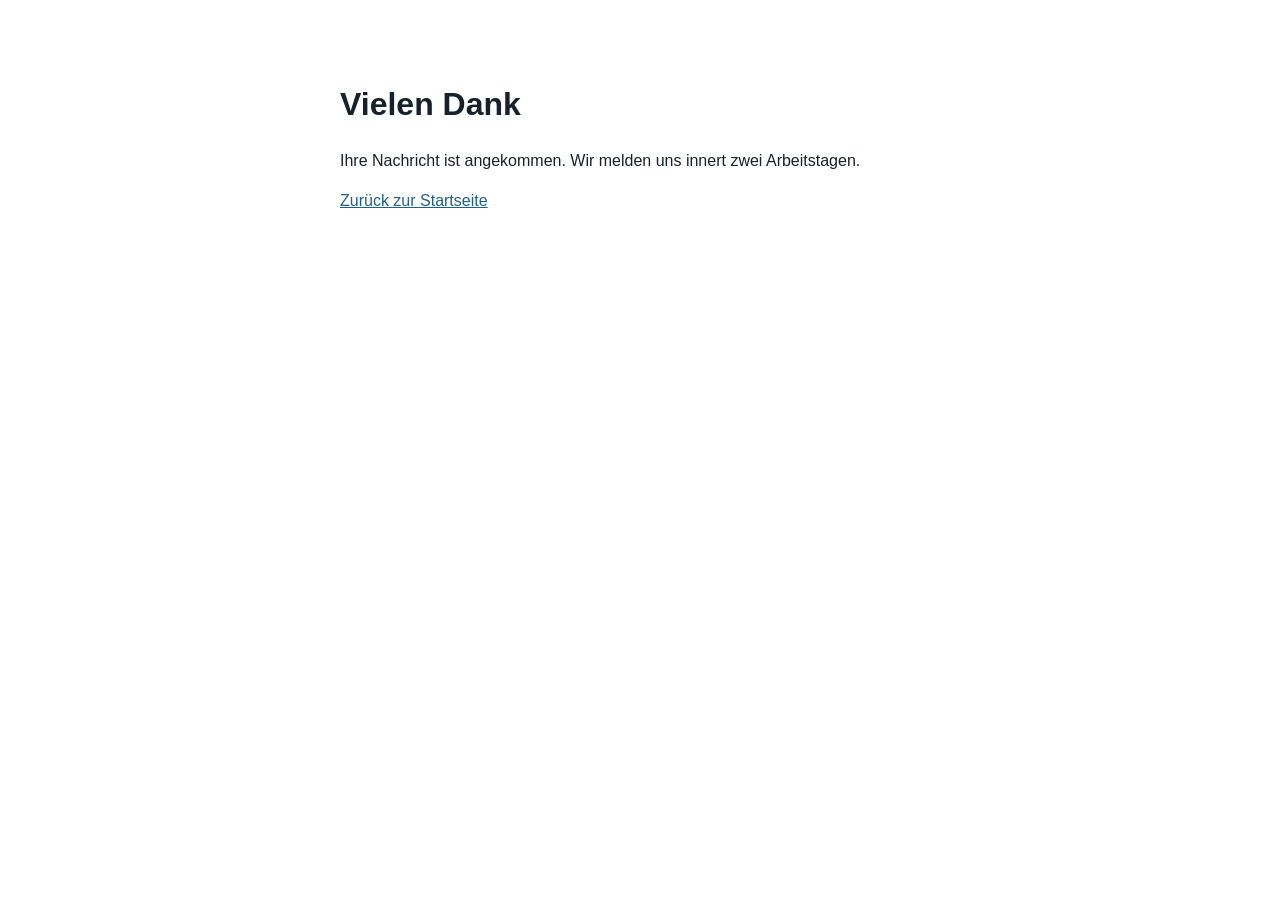
<file: danke.html>
<!DOCTYPE html><html lang="de-CH"><head><meta charset="utf-8"><meta name="viewport" content="width=device-width,initial-scale=1"><title>Danke | Abnahmeprotokoll.ch</title><meta name="robots" content="noindex"><style>body{font-family:-apple-system,"Segoe UI",Helvetica,Arial,sans-serif;max-width:600px;margin:80px auto;padding:0 20px;color:#16212B;line-height:1.5}a{color:#1F5F8B}</style></head><body><h1>Vielen Dank</h1><p>Ihre Nachricht ist angekommen. Wir melden uns innert zwei Arbeitstagen.</p><p><a href="/">Zurück zur Startseite</a></p></body></html>
</file>
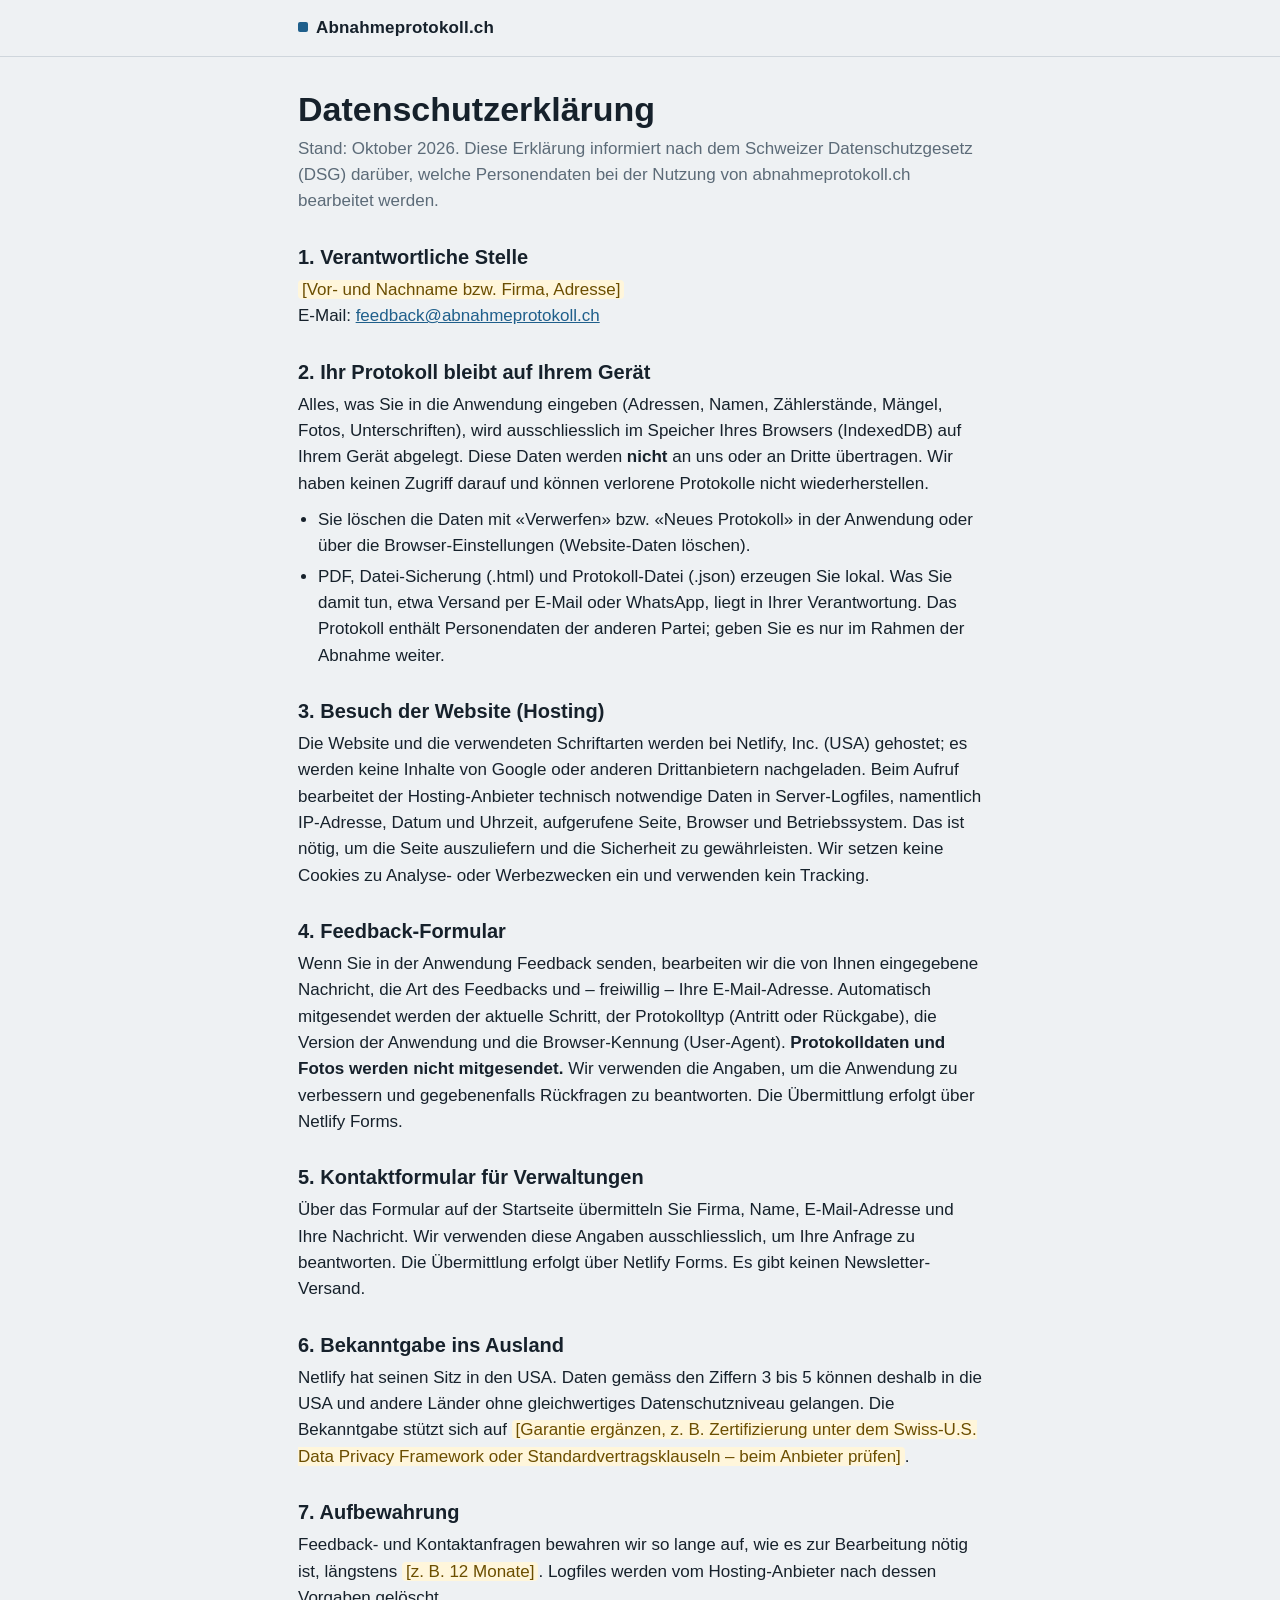
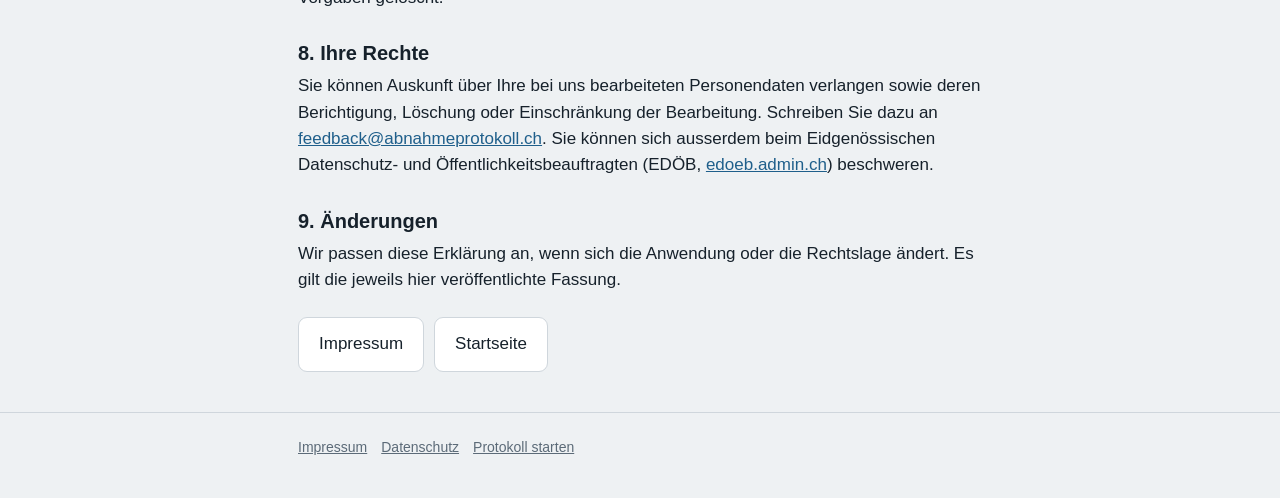
<file: datenschutz.html>
<!DOCTYPE html>
<html lang="de-CH">
<head>
<meta charset="utf-8">
<meta name="viewport" content="width=device-width, initial-scale=1, viewport-fit=cover">
<title>Datenschutzerklärung | Abnahmeprotokoll.ch</title>
<meta name="description" content="Datenschutzerklärung von Abnahmeprotokoll.ch nach dem Schweizer Datenschutzgesetz (DSG).">
<link rel="canonical" href="https://abnahmeprotokoll.ch/datenschutz">
<link rel="manifest" href="/manifest.webmanifest">
<link rel="icon" href="/icons/icon.svg" type="image/svg+xml">
<link rel="apple-touch-icon" href="/icons/apple-touch-icon.png">
<meta name="theme-color" content="#1F5F8B">
<style>
:root{--bg:#EEF1F3;--paper:#FFFFFF;--ink:#16212B;--muted:#5C6B78;--line:#CFD6DC;--accent:#1F5F8B;--accent-ink:#fff;--note:#FFF6DB;--note-ink:#6B4E00;
 box-sizing:border-box;padding-top:env(safe-area-inset-top,0px);padding-bottom:env(safe-area-inset-bottom,0px)}
@media (prefers-color-scheme:dark){:root{--bg:#141A1F;--paper:#1D252C;--ink:#EEF2F4;--muted:#9AA8B3;--line:#36434D;--accent:#6FAEE0;--accent-ink:#0E1B26;--note:#3A3117;--note-ink:#F1D98A}}
*{box-sizing:border-box}
body{margin:0;background:var(--bg);color:var(--ink);font-family:-apple-system,"Segoe UI",Helvetica,Arial,sans-serif;font-size:17px;line-height:1.55;-webkit-text-size-adjust:100%}
a{color:var(--accent)}h1,h2{margin:0;line-height:1.2;font-weight:600}p{margin:0}
.wrap{max-width:720px;margin:0 auto;padding:0 18px}
header{border-bottom:1px solid var(--line)}
header .wrap{display:flex;align-items:center;height:56px}
.logo{font-weight:600;text-decoration:none;color:var(--ink);letter-spacing:.01em}
.logo i{display:inline-block;width:10px;height:10px;background:var(--accent);border-radius:2px;margin-right:8px;vertical-align:1px}
main{padding:32px 0 40px}
h1{font-size:clamp(26px,6vw,34px);margin-bottom:6px}
h2{font-size:20px;margin:30px 0 8px}
.lead{color:var(--muted);margin-bottom:8px}
main p+p,main ul{margin-top:10px}
ul{padding-left:20px}li{margin-top:4px}
mark{background:var(--note);color:var(--note-ink);padding:0 4px;border-radius:4px}
.btn{display:inline-flex;align-items:center;justify-content:center;padding:13px 20px;border-radius:9px;border:1px solid var(--line);background:var(--paper);min-height:48px;text-decoration:none;color:inherit;font-weight:500;margin:14px 10px 0 0}
.btn.primary{background:var(--accent);color:var(--accent-ink);border-color:var(--accent);font-weight:600}
footer{padding:24px 0 40px;border-top:1px solid var(--line);font-size:14px;color:var(--muted)}
footer a{color:var(--muted);margin-right:14px}
</style>
</head>
<body>
<header><div class="wrap"><a class="logo" href="/"><i></i>Abnahmeprotokoll.ch</a></div></header>
<main><div class="wrap">
<h1>Datenschutzerklärung</h1>
<p class="lead">Stand: Oktober 2026. Diese Erklärung informiert nach dem Schweizer Datenschutzgesetz (DSG) darüber, welche Personendaten bei der Nutzung von abnahmeprotokoll.ch bearbeitet werden.</p>

<h2>1. Verantwortliche Stelle</h2>
<p><mark>[Vor- und Nachname bzw. Firma, Adresse]</mark><br>E-Mail: <a href="mailto:feedback@abnahmeprotokoll.ch">feedback@abnahmeprotokoll.ch</a></p>

<h2>2. Ihr Protokoll bleibt auf Ihrem Gerät</h2>
<p>Alles, was Sie in die Anwendung eingeben (Adressen, Namen, Zählerstände, Mängel, Fotos, Unterschriften), wird ausschliesslich im Speicher Ihres Browsers (IndexedDB) auf Ihrem Gerät abgelegt. Diese Daten werden <b>nicht</b> an uns oder an Dritte übertragen. Wir haben keinen Zugriff darauf und können verlorene Protokolle nicht wiederherstellen.</p>
<ul>
<li>Sie löschen die Daten mit «Verwerfen» bzw. «Neues Protokoll» in der Anwendung oder über die Browser-Einstellungen (Website-Daten löschen).</li>
<li>PDF, Datei-Sicherung (.html) und Protokoll-Datei (.json) erzeugen Sie lokal. Was Sie damit tun, etwa Versand per E-Mail oder WhatsApp, liegt in Ihrer Verantwortung. Das Protokoll enthält Personendaten der anderen Partei; geben Sie es nur im Rahmen der Abnahme weiter.</li>
</ul>

<h2>3. Besuch der Website (Hosting)</h2>
<p>Die Website und die verwendeten Schriftarten werden bei Netlify, Inc. (USA) gehostet; es werden keine Inhalte von Google oder anderen Drittanbietern nachgeladen. Beim Aufruf bearbeitet der Hosting-Anbieter technisch notwendige Daten in Server-Logfiles, namentlich IP-Adresse, Datum und Uhrzeit, aufgerufene Seite, Browser und Betriebssystem. Das ist nötig, um die Seite auszuliefern und die Sicherheit zu gewährleisten. Wir setzen keine Cookies zu Analyse- oder Werbezwecken ein und verwenden kein Tracking.</p>

<h2>4. Feedback-Formular</h2>
<p>Wenn Sie in der Anwendung Feedback senden, bearbeiten wir die von Ihnen eingegebene Nachricht, die Art des Feedbacks und – freiwillig – Ihre E-Mail-Adresse. Automatisch mitgesendet werden der aktuelle Schritt, der Protokolltyp (Antritt oder Rückgabe), die Version der Anwendung und die Browser-Kennung (User-Agent). <b>Protokolldaten und Fotos werden nicht mitgesendet.</b> Wir verwenden die Angaben, um die Anwendung zu verbessern und gegebenenfalls Rückfragen zu beantworten. Die Übermittlung erfolgt über Netlify Forms.</p>

<h2>5. Kontaktformular für Verwaltungen</h2>
<p>Über das Formular auf der Startseite übermitteln Sie Firma, Name, E-Mail-Adresse und Ihre Nachricht. Wir verwenden diese Angaben ausschliesslich, um Ihre Anfrage zu beantworten. Die Übermittlung erfolgt über Netlify Forms. Es gibt keinen Newsletter-Versand.</p>

<h2>6. Bekanntgabe ins Ausland</h2>
<p>Netlify hat seinen Sitz in den USA. Daten gemäss den Ziffern 3 bis 5 können deshalb in die USA und andere Länder ohne gleichwertiges Datenschutzniveau gelangen. Die Bekanntgabe stützt sich auf <mark>[Garantie ergänzen, z. B. Zertifizierung unter dem Swiss-U.S. Data Privacy Framework oder Standardvertragsklauseln – beim Anbieter prüfen]</mark>.</p>

<h2>7. Aufbewahrung</h2>
<p>Feedback- und Kontaktanfragen bewahren wir so lange auf, wie es zur Bearbeitung nötig ist, längstens <mark>[z. B. 12 Monate]</mark>. Logfiles werden vom Hosting-Anbieter nach dessen Vorgaben gelöscht.</p>

<h2>8. Ihre Rechte</h2>
<p>Sie können Auskunft über Ihre bei uns bearbeiteten Personendaten verlangen sowie deren Berichtigung, Löschung oder Einschränkung der Bearbeitung. Schreiben Sie dazu an <a href="mailto:feedback@abnahmeprotokoll.ch">feedback@abnahmeprotokoll.ch</a>. Sie können sich ausserdem beim Eidgenössischen Datenschutz- und Öffentlichkeitsbeauftragten (EDÖB, <a href="https://www.edoeb.admin.ch">edoeb.admin.ch</a>) beschweren.</p>

<h2>9. Änderungen</h2>
<p>Wir passen diese Erklärung an, wenn sich die Anwendung oder die Rechtslage ändert. Es gilt die jeweils hier veröffentlichte Fassung.</p>

<p><a class="btn" href="/impressum">Impressum</a><a class="btn" href="/">Startseite</a></p>

</div></main>
<footer><div class="wrap"><a href="/impressum">Impressum</a><a href="/datenschutz">Datenschutz</a><a href="/app">Protokoll starten</a></div></footer>
</body>
</html>
</file>
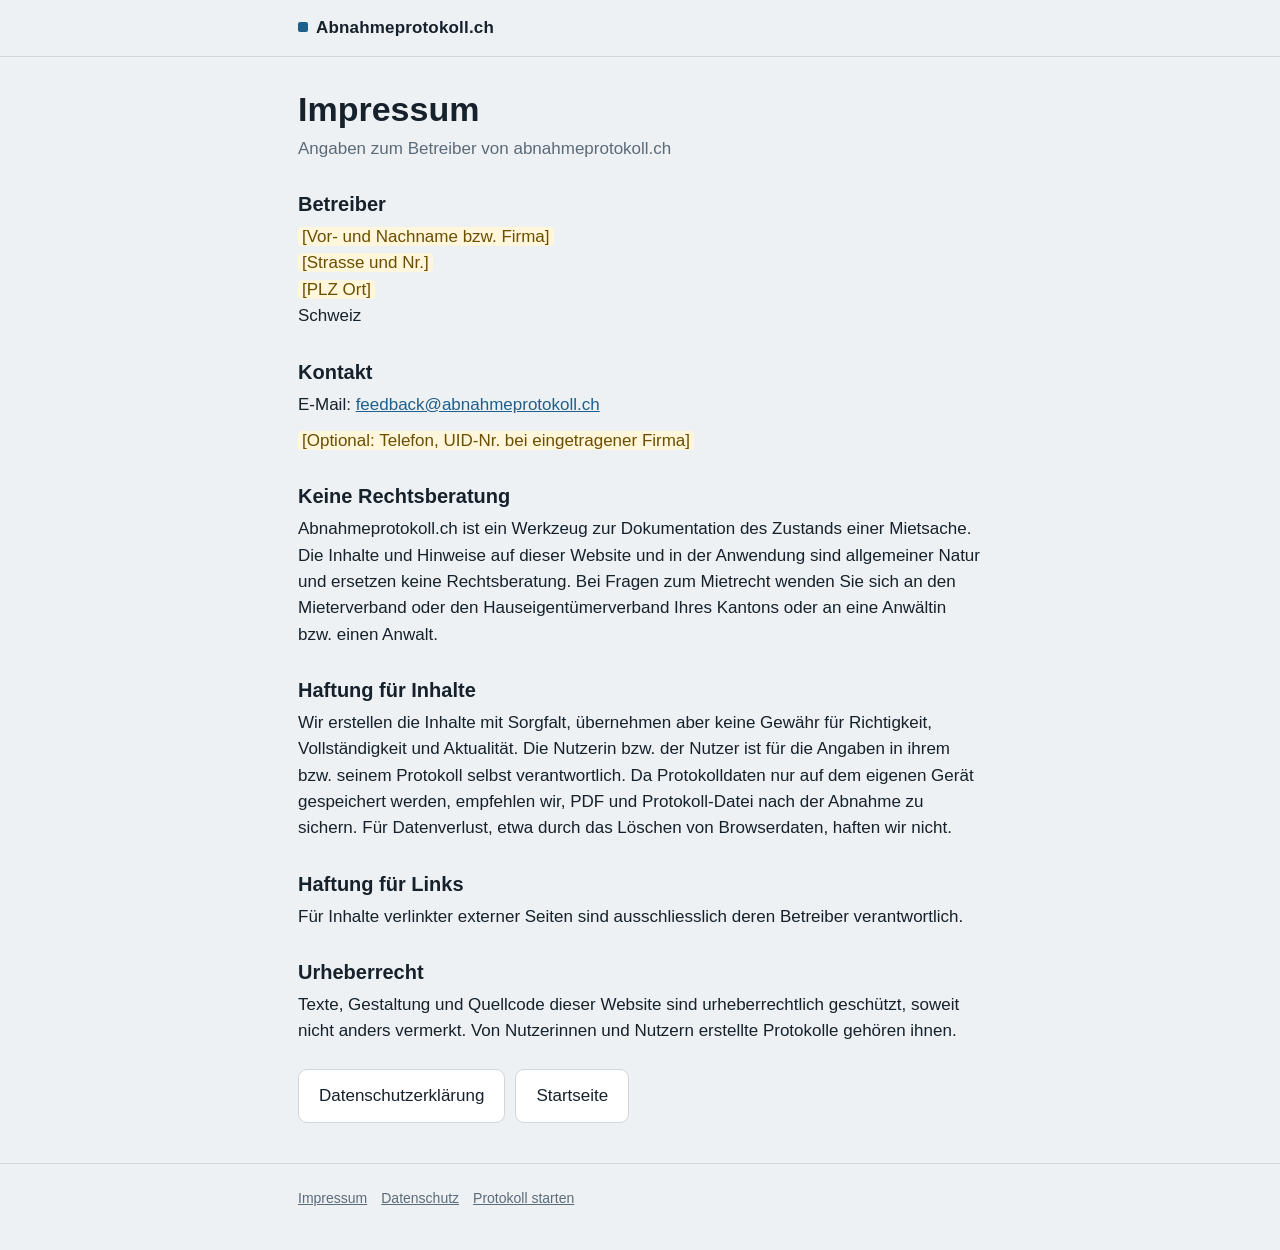
<file: impressum.html>
<!DOCTYPE html>
<html lang="de-CH">
<head>
<meta charset="utf-8">
<meta name="viewport" content="width=device-width, initial-scale=1, viewport-fit=cover">
<title>Impressum | Abnahmeprotokoll.ch</title>
<meta name="description" content="Impressum und Kontakt von Abnahmeprotokoll.ch.">
<link rel="canonical" href="https://abnahmeprotokoll.ch/impressum">
<link rel="manifest" href="/manifest.webmanifest">
<link rel="icon" href="/icons/icon.svg" type="image/svg+xml">
<link rel="apple-touch-icon" href="/icons/apple-touch-icon.png">
<meta name="theme-color" content="#1F5F8B">
<style>
:root{--bg:#EEF1F3;--paper:#FFFFFF;--ink:#16212B;--muted:#5C6B78;--line:#CFD6DC;--accent:#1F5F8B;--accent-ink:#fff;--note:#FFF6DB;--note-ink:#6B4E00;
 box-sizing:border-box;padding-top:env(safe-area-inset-top,0px);padding-bottom:env(safe-area-inset-bottom,0px)}
@media (prefers-color-scheme:dark){:root{--bg:#141A1F;--paper:#1D252C;--ink:#EEF2F4;--muted:#9AA8B3;--line:#36434D;--accent:#6FAEE0;--accent-ink:#0E1B26;--note:#3A3117;--note-ink:#F1D98A}}
*{box-sizing:border-box}
body{margin:0;background:var(--bg);color:var(--ink);font-family:-apple-system,"Segoe UI",Helvetica,Arial,sans-serif;font-size:17px;line-height:1.55;-webkit-text-size-adjust:100%}
a{color:var(--accent)}h1,h2{margin:0;line-height:1.2;font-weight:600}p{margin:0}
.wrap{max-width:720px;margin:0 auto;padding:0 18px}
header{border-bottom:1px solid var(--line)}
header .wrap{display:flex;align-items:center;height:56px}
.logo{font-weight:600;text-decoration:none;color:var(--ink);letter-spacing:.01em}
.logo i{display:inline-block;width:10px;height:10px;background:var(--accent);border-radius:2px;margin-right:8px;vertical-align:1px}
main{padding:32px 0 40px}
h1{font-size:clamp(26px,6vw,34px);margin-bottom:6px}
h2{font-size:20px;margin:30px 0 8px}
.lead{color:var(--muted);margin-bottom:8px}
main p+p,main ul{margin-top:10px}
ul{padding-left:20px}li{margin-top:4px}
mark{background:var(--note);color:var(--note-ink);padding:0 4px;border-radius:4px}
.btn{display:inline-flex;align-items:center;justify-content:center;padding:13px 20px;border-radius:9px;border:1px solid var(--line);background:var(--paper);min-height:48px;text-decoration:none;color:inherit;font-weight:500;margin:14px 10px 0 0}
.btn.primary{background:var(--accent);color:var(--accent-ink);border-color:var(--accent);font-weight:600}
footer{padding:24px 0 40px;border-top:1px solid var(--line);font-size:14px;color:var(--muted)}
footer a{color:var(--muted);margin-right:14px}
</style>
</head>
<body>
<header><div class="wrap"><a class="logo" href="/"><i></i>Abnahmeprotokoll.ch</a></div></header>
<main><div class="wrap">
<h1>Impressum</h1>
<p class="lead">Angaben zum Betreiber von abnahmeprotokoll.ch</p>

<h2>Betreiber</h2>
<p><mark>[Vor- und Nachname bzw. Firma]</mark><br><mark>[Strasse und Nr.]</mark><br><mark>[PLZ Ort]</mark><br>Schweiz</p>

<h2>Kontakt</h2>
<p>E-Mail: <a href="mailto:feedback@abnahmeprotokoll.ch">feedback@abnahmeprotokoll.ch</a></p>
<p><mark>[Optional: Telefon, UID-Nr. bei eingetragener Firma]</mark></p>

<h2>Keine Rechtsberatung</h2>
<p>Abnahmeprotokoll.ch ist ein Werkzeug zur Dokumentation des Zustands einer Mietsache. Die Inhalte und Hinweise auf dieser Website und in der Anwendung sind allgemeiner Natur und ersetzen keine Rechtsberatung. Bei Fragen zum Mietrecht wenden Sie sich an den Mieterverband oder den Hauseigentümerverband Ihres Kantons oder an eine Anwältin bzw. einen Anwalt.</p>

<h2>Haftung für Inhalte</h2>
<p>Wir erstellen die Inhalte mit Sorgfalt, übernehmen aber keine Gewähr für Richtigkeit, Vollständigkeit und Aktualität. Die Nutzerin bzw. der Nutzer ist für die Angaben in ihrem bzw. seinem Protokoll selbst verantwortlich. Da Protokolldaten nur auf dem eigenen Gerät gespeichert werden, empfehlen wir, PDF und Protokoll-Datei nach der Abnahme zu sichern. Für Datenverlust, etwa durch das Löschen von Browserdaten, haften wir nicht.</p>

<h2>Haftung für Links</h2>
<p>Für Inhalte verlinkter externer Seiten sind ausschliesslich deren Betreiber verantwortlich.</p>

<h2>Urheberrecht</h2>
<p>Texte, Gestaltung und Quellcode dieser Website sind urheberrechtlich geschützt, soweit nicht anders vermerkt. Von Nutzerinnen und Nutzern erstellte Protokolle gehören ihnen.</p>

<p><a class="btn" href="/datenschutz">Datenschutzerklärung</a><a class="btn" href="/">Startseite</a></p>

</div></main>
<footer><div class="wrap"><a href="/impressum">Impressum</a><a href="/datenschutz">Datenschutz</a><a href="/app">Protokoll starten</a></div></footer>
</body>
</html>
</file>
<file: fonts/fonts.css>
/* IBM Plex Sans (SIL Open Font License 1.1), selbst gehostet. Variable Schrift: deckt 400, 500 und 600 ab. */
@font-face{font-family:"IBM Plex Sans";font-style:normal;font-weight:400 600;font-display:swap;src:url(/fonts/ibm-plex-sans-latin.woff2) format("woff2");unicode-range:U+0000-00FF,U+0131,U+0152-0153,U+02BB-02BC,U+02C6,U+02DA,U+02DC,U+0304,U+0308,U+0329,U+2000-206F,U+20AC,U+2122,U+2191,U+2193,U+2212,U+2215,U+FEFF,U+FFFD}
@font-face{font-family:"IBM Plex Sans";font-style:normal;font-weight:400 600;font-display:swap;src:url(/fonts/ibm-plex-sans-latin-ext.woff2) format("woff2");unicode-range:U+0100-02BA,U+02BD-02C5,U+02C7-02CC,U+02CE-02D7,U+02DD-02FF,U+0304,U+0308,U+0329,U+1D00-1DBF,U+1E00-1E9F,U+1EF2-1EFF,U+2020,U+20A0-20AB,U+20AD-20C0,U+2113,U+2C60-2C7F,U+A720-A7FF}
@font-face{font-family:"IBM Plex Sans";font-style:italic;font-weight:400;font-display:swap;src:url(/fonts/ibm-plex-sans-italic-latin.woff) format("woff");unicode-range:U+0000-00FF,U+0131,U+0152-0153,U+02BB-02BC,U+02C6,U+02DA,U+02DC,U+0304,U+0308,U+0329,U+2000-206F,U+20AC,U+2122,U+2191,U+2193,U+2212,U+2215,U+FEFF,U+FFFD}
</file>
